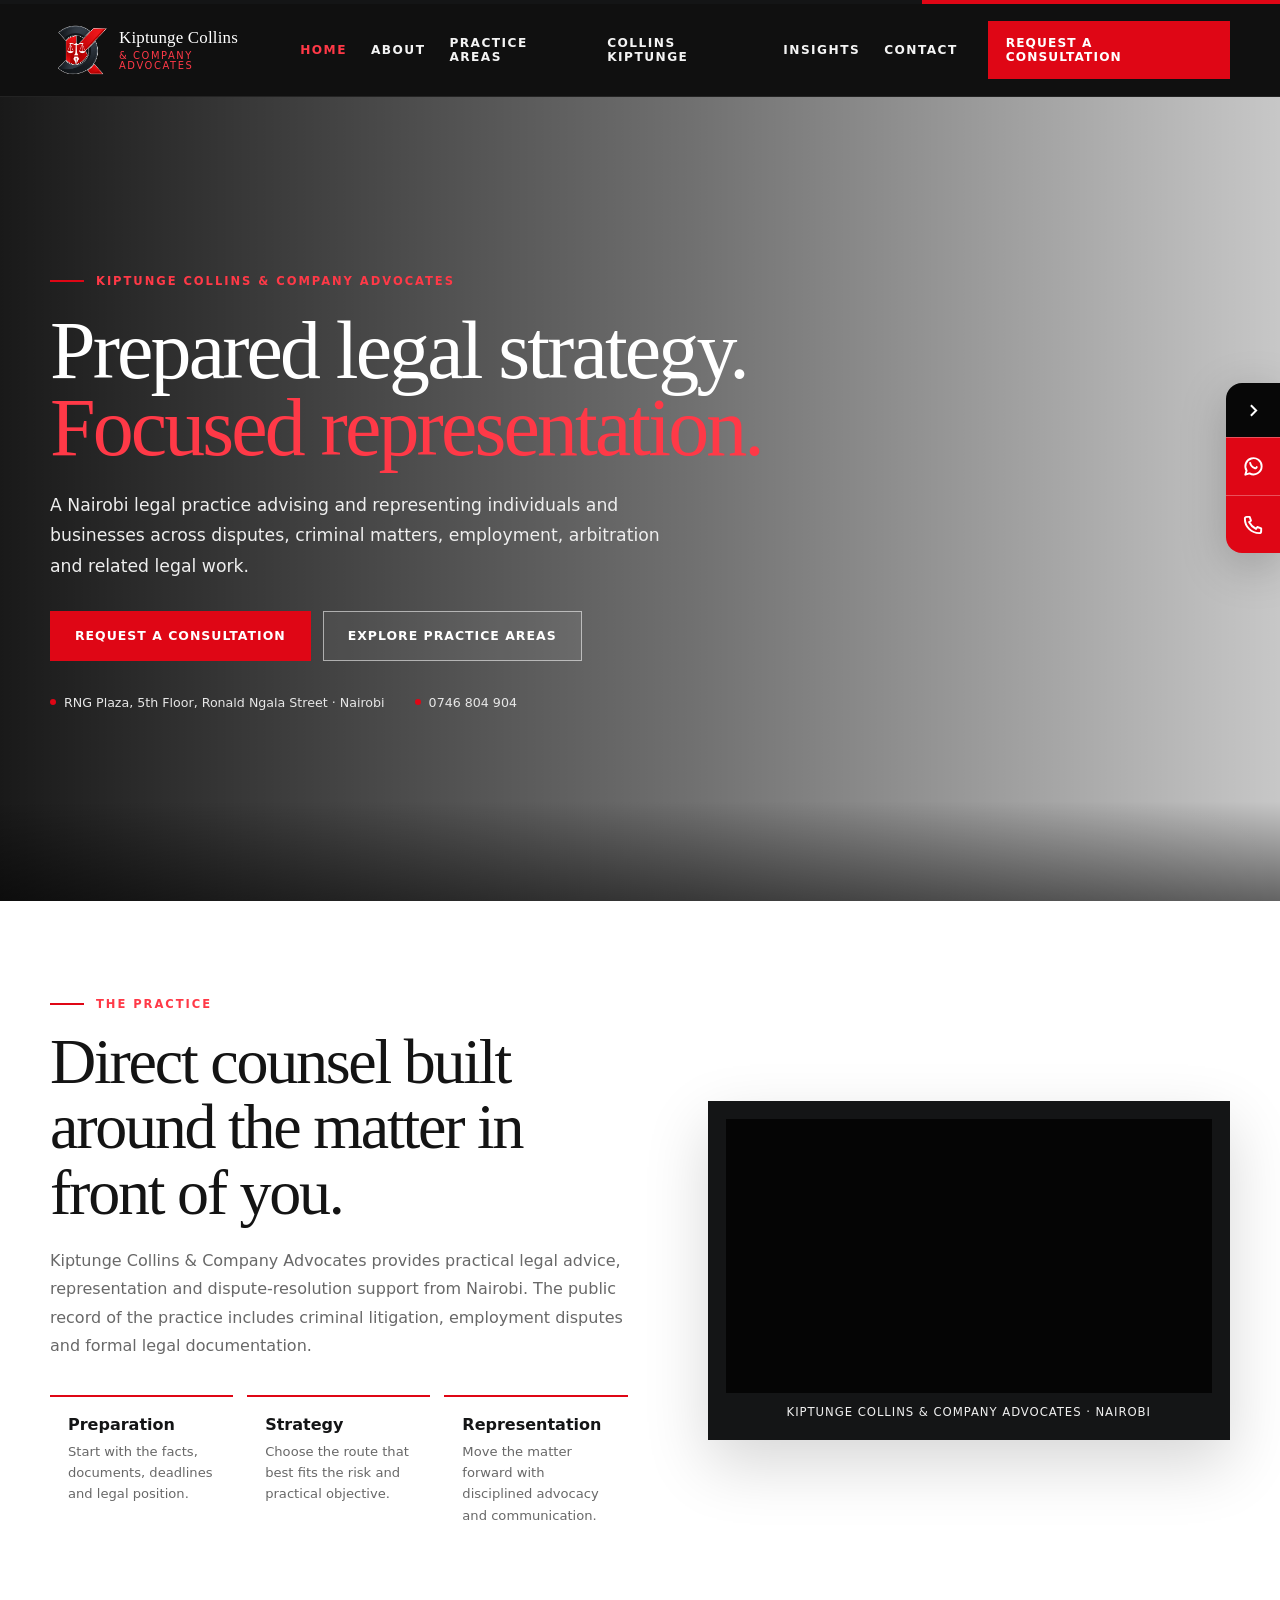
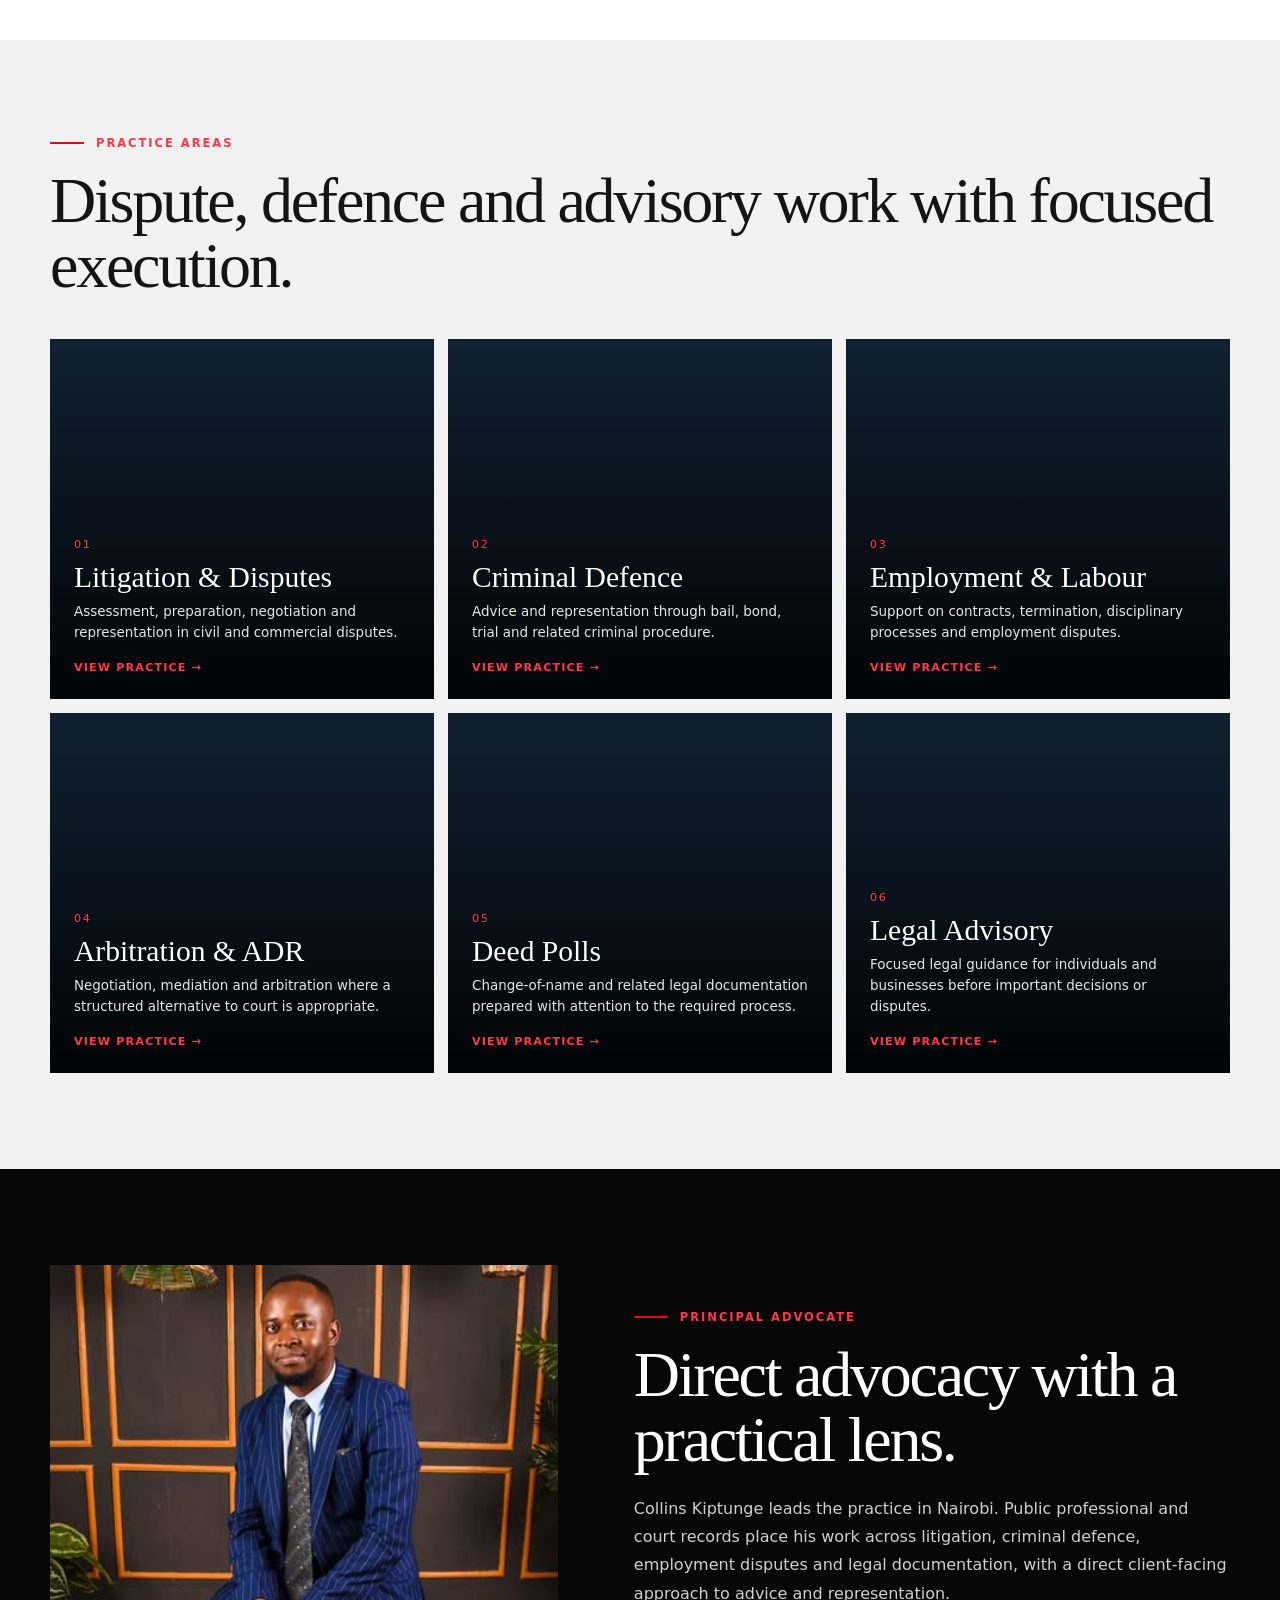
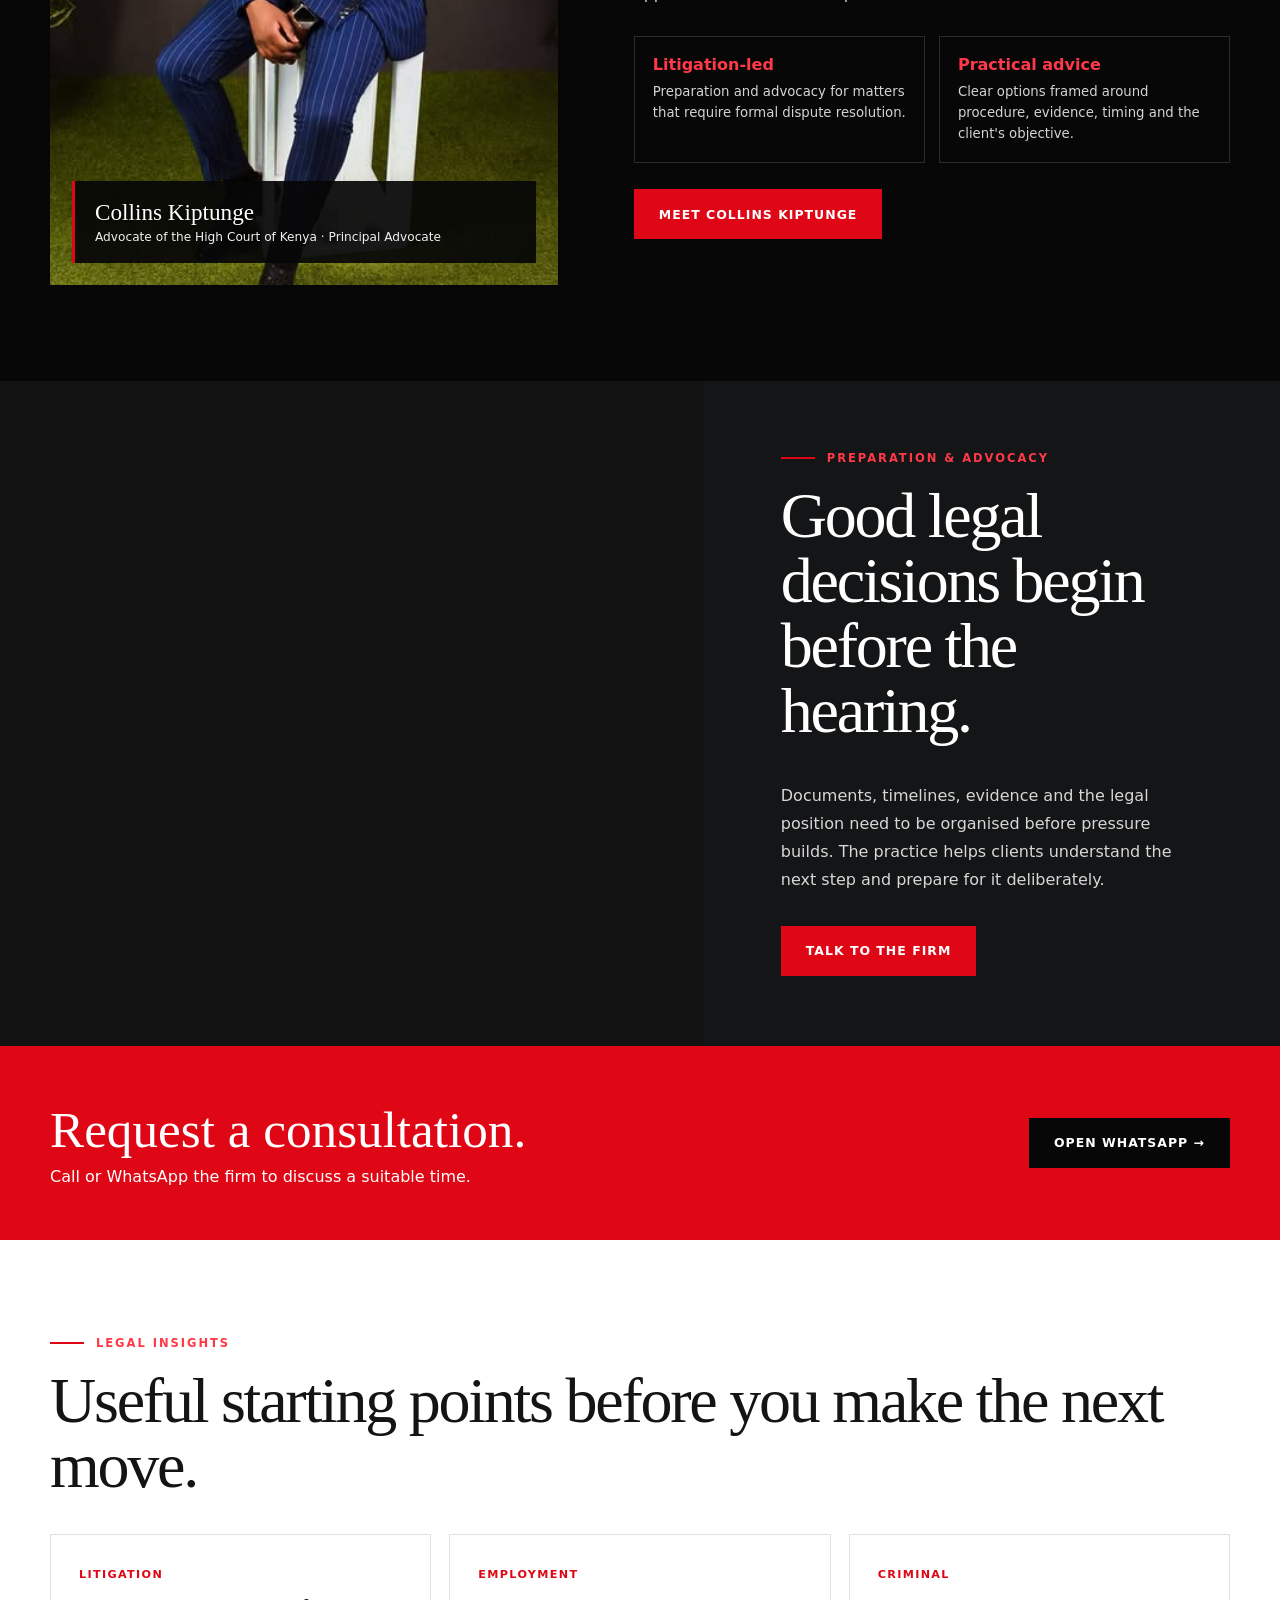
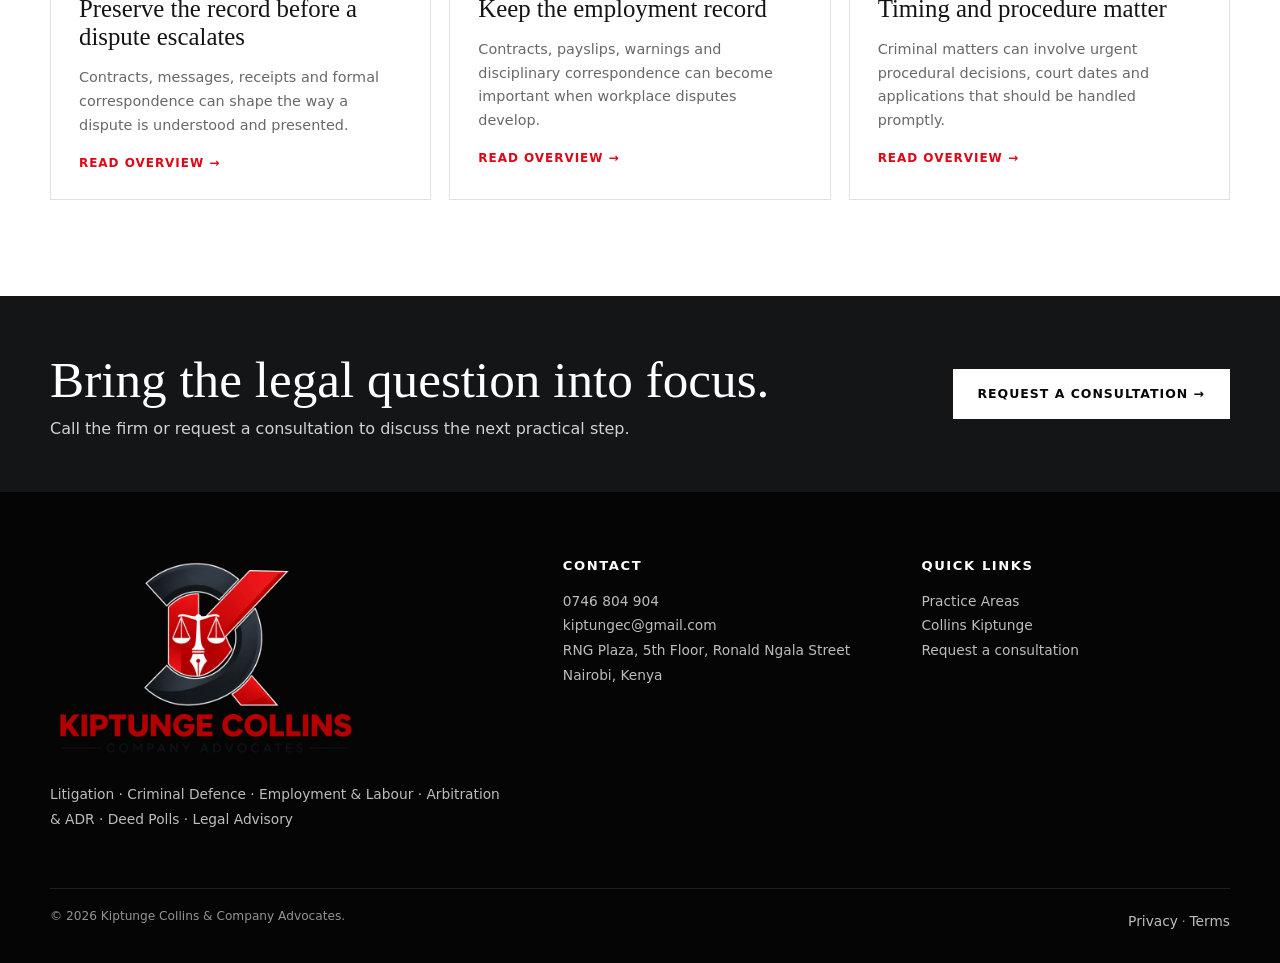
<file: index.html>
<!doctype html><html lang="en-KE"><head><meta charset="utf-8"><meta name="viewport" content="width=device-width,initial-scale=1,viewport-fit=cover"><title>Kiptunge Collins & Company Advocates | Nairobi</title><meta name="description" content="Kiptunge Collins & Company Advocates provides litigation, criminal defence, employment, arbitration and legal advisory services in Nairobi, Kenya."><link rel="canonical" href="https://kiptunge-collins-advocates.vercel.app/"><meta name="theme-color" content="#070707"><meta property="og:type" content="website"><meta property="og:title" content="Kiptunge Collins & Company Advocates | Nairobi"><meta property="og:description" content="Kiptunge Collins & Company Advocates provides litigation, criminal defence, employment, arbitration and legal advisory services in Nairobi, Kenya."><meta property="og:url" content="https://kiptunge-collins-advocates.vercel.app/"><meta property="og:image" content="https://kiptunge-collins-advocates.vercel.app/images/kiptunge-collins-social-card.jpg"><meta name="twitter:card" content="summary_large_image"><link rel="manifest" href="/site.webmanifest"><link rel="icon" href="/images/icon-192.png"><link rel="stylesheet" href="/assets/css/site.css?v=5"><script type="application/ld+json">{"@context": "https://schema.org", "@type": "LegalService", "name": "Kiptunge Collins & Company Advocates", "address": {"@type": "PostalAddress", "streetAddress": "RNG Plaza, 5th Floor, Ronald Ngala Street", "addressLocality": "Nairobi", "addressCountry": "KE"}, "telephone": "+254746804904", "email": "kiptungec@gmail.com", "url": "https://kiptunge-collins-advocates.vercel.app", "areaServed": "Kenya"}</script></head><body><div class="topline"></div><header class="site-header"><div class="container nav"><a class="brand" href="/" aria-label="Kiptunge Collins & Company Advocates home"><img class="brand-mark" src="/images/monogram.png" alt=""><span class="brand-name"><b>Kiptunge Collins</b><small>& Company Advocates</small></span></a><nav class="nav-links" aria-label="Primary navigation"><a class="active" href="/">Home</a><a class="" href="/about/">About</a><a class="" href="/practice-areas/">Practice Areas</a><a class="" href="/managing-partner/">Collins Kiptunge</a><a class="" href="/insights/">Insights</a><a class="" href="/contact/">Contact</a></nav><a class="nav-cta" href="https://wa.me/254746804904" target="_blank" rel="noopener">Request a consultation</a><button class="menu-btn" aria-label="Open menu" aria-expanded="false"><span></span></button></div><nav class="mobile-nav" aria-label="Mobile navigation"><a href="/">Home</a><a href="/about/">About</a><a href="/practice-areas/">Practice Areas</a><a href="/managing-partner/">Collins Kiptunge</a><a href="/insights/">Insights</a><a href="/contact/">Contact</a><a href="https://wa.me/254746804904" target="_blank" rel="noopener">Request a consultation</a></nav></header><main><section class="hero"><div class="container"><div class="hero-content"><div class="eyebrow">Kiptunge Collins & Company Advocates</div><h1 class="display">Prepared legal strategy.<br><span>Focused representation.</span></h1><p class="lead">A Nairobi legal practice advising and representing individuals and businesses across disputes, criminal matters, employment, arbitration and related legal work.</p><div class="hero-actions"><a class="btn btn-gold" href="https://wa.me/254746804904" target="_blank" rel="noopener">Request a consultation</a><a class="btn btn-ghost" href="/practice-areas/">Explore practice areas</a></div><div class="hero-meta"><span><i></i>RNG Plaza, 5th Floor, Ronald Ngala Street · Nairobi</span><span><i></i>0746 804 904</span></div></div></div></section>
<section class="section"><div class="container intro-grid"><div><div class="eyebrow">The practice</div><h2 class="section-title">Direct counsel built around the matter in front of you.</h2><p class="section-copy">Kiptunge Collins & Company Advocates provides practical legal advice, representation and dispute-resolution support from Nairobi. The public record of the practice includes criminal litigation, employment disputes and formal legal documentation.</p><div class="values"><div class="value"><b>Preparation</b><span>Start with the facts, documents, deadlines and legal position.</span></div><div class="value"><b>Strategy</b><span>Choose the route that best fits the risk and practical objective.</span></div><div class="value"><b>Representation</b><span>Move the matter forward with disciplined advocacy and communication.</span></div></div></div><div class="logo-animation"><video src="/assets/media/kiptunge-logo-intro.mp4" autoplay muted loop playsinline preload="metadata" aria-label="Animated Kiptunge Collins & Company Advocates logo"></video><small>KIPTUNGE COLLINS & COMPANY ADVOCATES · NAIROBI</small></div></div></section>
<section class="section practice-section"><div class="container"><div class="eyebrow">Practice areas</div><h2 class="section-title">Dispute, defence and advisory work with focused execution.</h2><div class="practice-grid">
<a class="practice-card" style="--image:url('https://images.unsplash.com/photo-1589829545856-d10d557cf95f?auto=format&fit=crop&w=1400&q=82')" href="/practice-areas/#litigation"><div class="practice-content"><span class="practice-number">01</span><h3>Litigation & Disputes</h3><p>Assessment, preparation, negotiation and representation in civil and commercial disputes.</p><span class="practice-link">View practice →</span></div></a>
<a class="practice-card" style="--image:url('https://images.unsplash.com/photo-1453873531674-2151bcd01707?auto=format&fit=crop&w=1400&q=82')" href="/practice-areas/#criminal"><div class="practice-content"><span class="practice-number">02</span><h3>Criminal Defence</h3><p>Advice and representation through bail, bond, trial and related criminal procedure.</p><span class="practice-link">View practice →</span></div></a>
<a class="practice-card" style="--image:url('https://images.unsplash.com/photo-1521791136064-7986c2920216?auto=format&fit=crop&w=1400&q=82')" href="/practice-areas/#employment"><div class="practice-content"><span class="practice-number">03</span><h3>Employment & Labour</h3><p>Support on contracts, termination, disciplinary processes and employment disputes.</p><span class="practice-link">View practice →</span></div></a>
<a class="practice-card" style="--image:url('https://images.unsplash.com/photo-1528740561666-dc2479dc08ab?auto=format&fit=crop&w=1400&q=82')" href="/practice-areas/#adr"><div class="practice-content"><span class="practice-number">04</span><h3>Arbitration & ADR</h3><p>Negotiation, mediation and arbitration where a structured alternative to court is appropriate.</p><span class="practice-link">View practice →</span></div></a>
<a class="practice-card" style="--image:url('https://images.unsplash.com/photo-1450101499163-c8848c66ca85?auto=format&fit=crop&w=1400&q=82')" href="/practice-areas/#deed-polls"><div class="practice-content"><span class="practice-number">05</span><h3>Deed Polls</h3><p>Change-of-name and related legal documentation prepared with attention to the required process.</p><span class="practice-link">View practice →</span></div></a>
<a class="practice-card" style="--image:url('https://images.unsplash.com/photo-1497366811353-6870744d04b2?auto=format&fit=crop&w=1400&q=82')" href="/practice-areas/#advisory"><div class="practice-content"><span class="practice-number">06</span><h3>Legal Advisory</h3><p>Focused legal guidance for individuals and businesses before important decisions or disputes.</p><span class="practice-link">View practice →</span></div></a>
</div></div></section>
<section class="section partner-section"><div class="container partner-grid"><div class="partner-visual"><div class="partner-badge"><strong>Collins Kiptunge</strong><span>Advocate of the High Court of Kenya · Principal Advocate</span></div></div><div><div class="eyebrow">Principal Advocate</div><h2 class="section-title">Direct advocacy with a practical lens.</h2><p class="section-copy">Collins Kiptunge leads the practice in Nairobi. Public professional and court records place his work across litigation, criminal defence, employment disputes and legal documentation, with a direct client-facing approach to advice and representation.</p><div class="partner-points"><div class="partner-point"><b>Litigation-led</b><span>Preparation and advocacy for matters that require formal dispute resolution.</span></div><div class="partner-point"><b>Practical advice</b><span>Clear options framed around procedure, evidence, timing and the client's objective.</span></div></div><div style="margin-top:26px"><a class="btn btn-gold" href="/managing-partner/">Meet Collins Kiptunge</a></div></div></div></section>
<section class="image-band"><div class="photo kiptunge-band"></div><div class="copy"><div class="eyebrow">Preparation & advocacy</div><h2 class="section-title">Good legal decisions begin before the hearing.</h2><p>Documents, timelines, evidence and the legal position need to be organised before pressure builds. The practice helps clients understand the next step and prepare for it deliberately.</p><a class="btn btn-gold" style="align-self:flex-start;margin-top:16px" href="/contact/">Talk to the firm</a></div></section>
<section class="booking-band"><div class="container"><div><h2>Request a consultation.</h2><p>Call or WhatsApp the firm to discuss a suitable time.</p></div><a class="btn btn-navy" href="https://wa.me/254746804904" target="_blank" rel="noopener">Open WhatsApp →</a></div></section>
<section class="section"><div class="container"><div class="eyebrow">Legal insights</div><h2 class="section-title">Useful starting points before you make the next move.</h2><div class="insight-grid"><article class="insight-card"><span class="tag">Litigation</span><h3>Preserve the record before a dispute escalates</h3><p>Contracts, messages, receipts and formal correspondence can shape the way a dispute is understood and presented.</p><a href="/insights/#litigation">Read overview →</a></article><article class="insight-card"><span class="tag">Employment</span><h3>Keep the employment record</h3><p>Contracts, payslips, warnings and disciplinary correspondence can become important when workplace disputes develop.</p><a href="/insights/#employment">Read overview →</a></article><article class="insight-card"><span class="tag">Criminal</span><h3>Timing and procedure matter</h3><p>Criminal matters can involve urgent procedural decisions, court dates and applications that should be handled promptly.</p><a href="/insights/#criminal">Read overview →</a></article></div></div></section></main><aside class="contact-rail" aria-label="Quick contact"><button class="rail-toggle" aria-label="Expand or collapse quick contact"><svg viewBox="0 0 24 24"><path d="M9 18l6-6-6-6"/></svg></button><div class="rail-actions"><a href="https://wa.me/254746804904" target="_blank" rel="noopener" aria-label="WhatsApp Kiptunge Collins & Company Advocates"><svg viewBox="0 0 24 24"><path d="M20.5 11.8a8.5 8.5 0 0 1-12.6 7.4L3.5 20.5l1.3-4.2a8.5 8.5 0 1 1 15.7-4.5Z"/><path d="M8.5 8.2c.4 2.4 2.2 4.5 4.8 5.6.9.4 1.7-.3 2.1-1.2"/></svg></a><a href="tel:+254746804904" aria-label="Call Kiptunge Collins & Company Advocates"><svg viewBox="0 0 24 24"><path d="M5 4h3l1.4 4-2 1.4a16 16 0 0 0 7.2 7.2l1.4-2L20 16v3c0 1.1-.9 2-2 2C9.7 21 3 14.3 3 6c0-1.1.9-2 2-2Z"/></svg></a></div></aside><section class="cta-strip"><div class="container"><div><h2>Bring the legal question into focus.</h2><p>Call the firm or request a consultation to discuss the next practical step.</p></div><a class="btn btn-light" href="https://wa.me/254746804904" target="_blank" rel="noopener">Request a consultation →</a></div></section><footer class="footer"><div class="container"><div class="footer-grid"><div><div class="footer-brand"><img src="/images/logo-transparent.png" alt="Kiptunge Collins & Company Advocates"></div><p>Litigation · Criminal Defence · Employment & Labour · Arbitration & ADR · Deed Polls · Legal Advisory</p></div><div><h4>Contact</h4><p><a href="tel:+254746804904">0746 804 904</a><br><a href="mailto:kiptungec@gmail.com">kiptungec@gmail.com</a><br>RNG Plaza, 5th Floor, Ronald Ngala Street<br>Nairobi, Kenya</p></div><div><h4>Quick links</h4><p><a href="/practice-areas/">Practice Areas</a><br><a href="/managing-partner/">Collins Kiptunge</a><br><a href="https://wa.me/254746804904" target="_blank" rel="noopener">Request a consultation</a></p></div></div><div class="footer-bottom"><span>© 2026 Kiptunge Collins & Company Advocates.</span><span><a href="/privacy/">Privacy</a> · <a href="/terms/">Terms</a></span></div></div></footer><script src="/assets/js/site.js?v=5" defer></script></body></html>
</file>
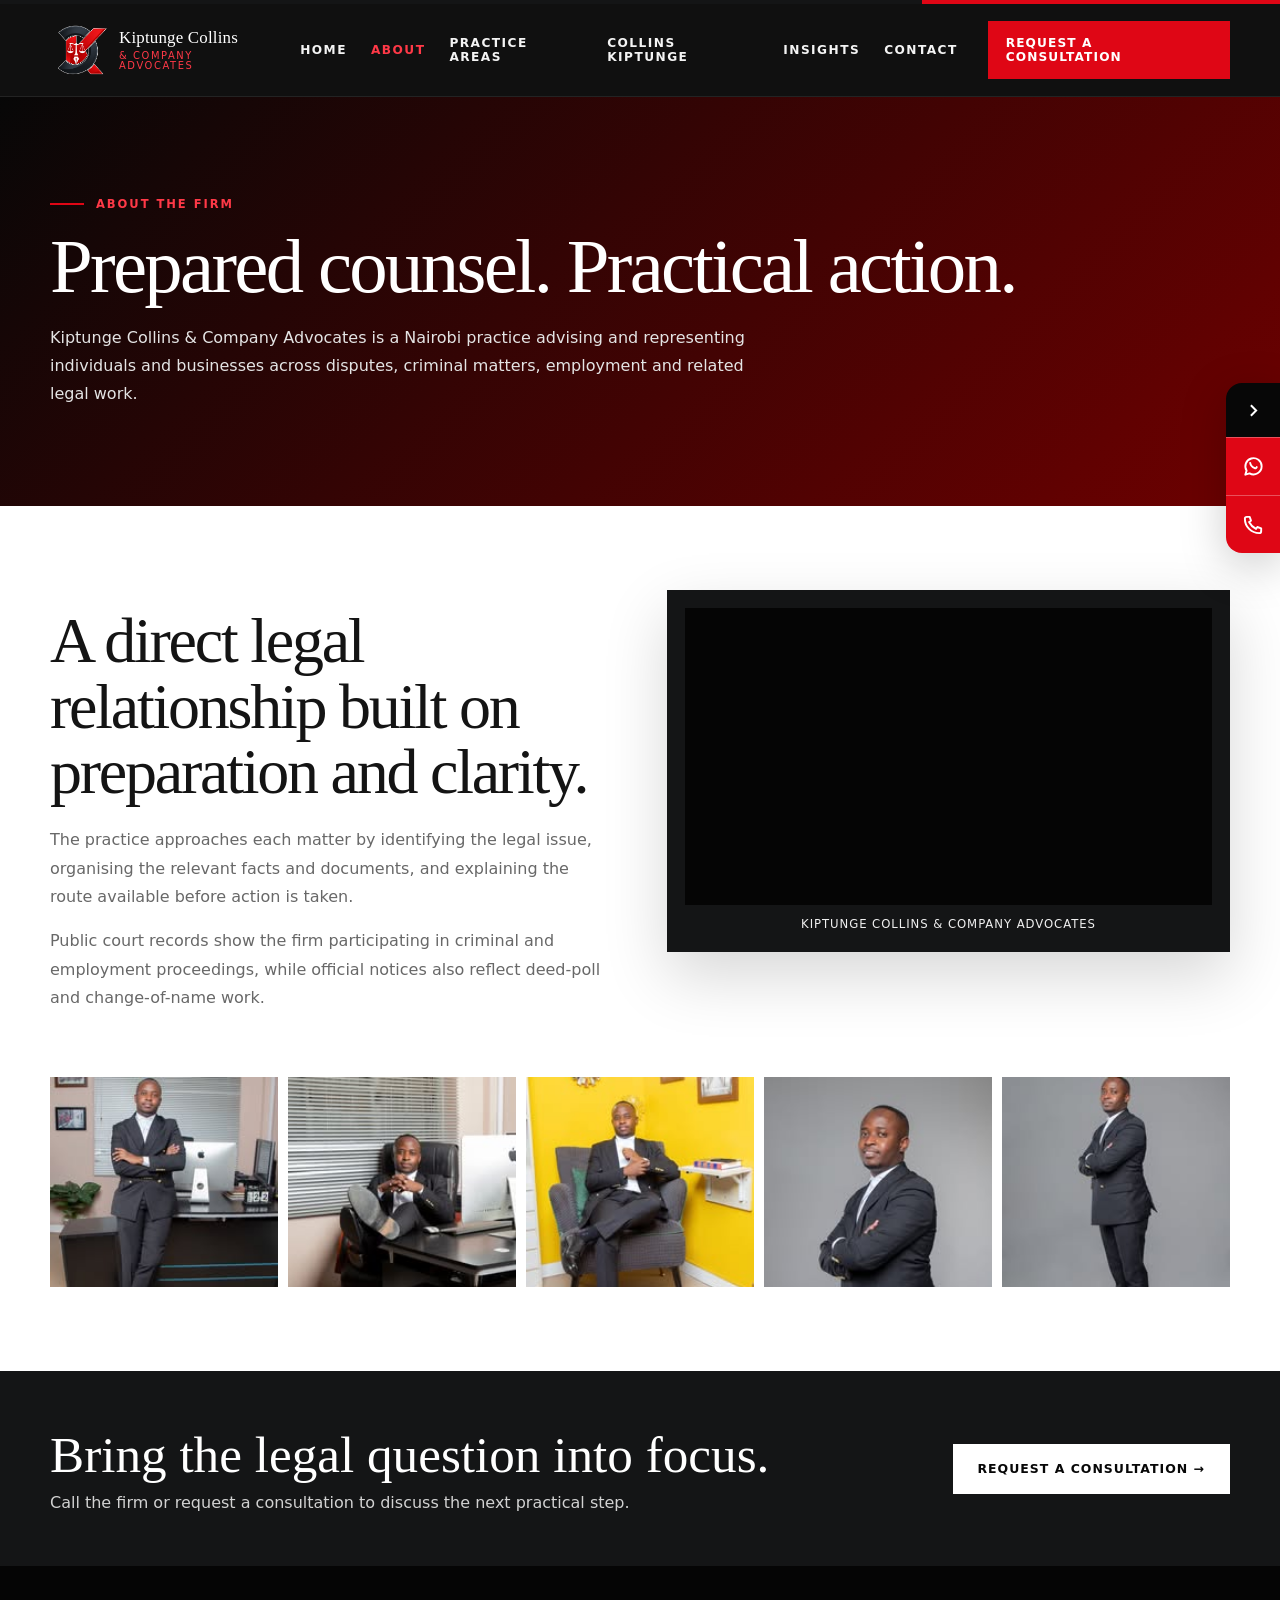
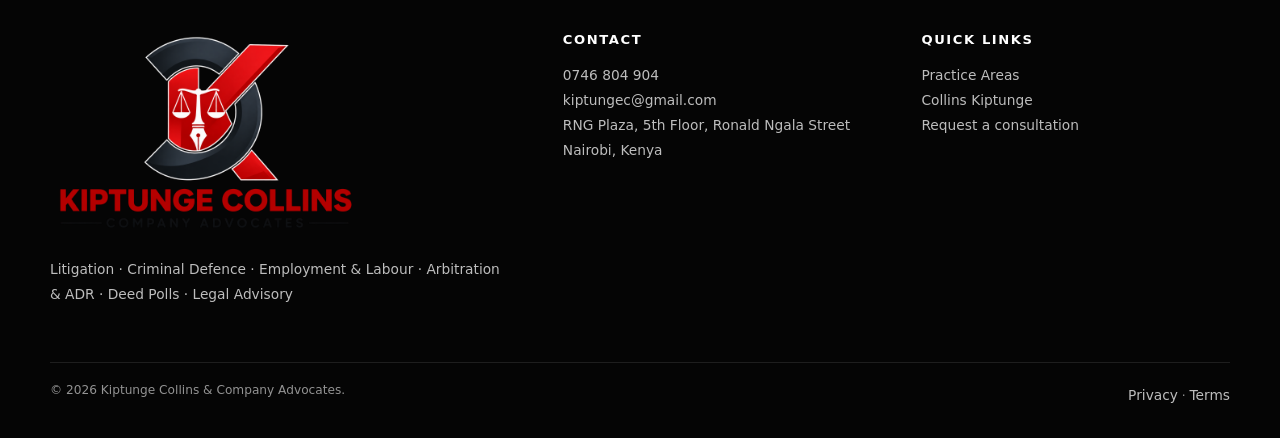
<file: about/index.html>
<!doctype html><html lang="en-KE"><head><meta charset="utf-8"><meta name="viewport" content="width=device-width,initial-scale=1,viewport-fit=cover"><title>About | Kiptunge Collins & Company Advocates</title><meta name="description" content="Learn about Kiptunge Collins & Company Advocates, a Nairobi legal practice."><link rel="canonical" href="https://kiptunge-collins-advocates.vercel.app/about/"><meta name="theme-color" content="#070707"><meta property="og:type" content="website"><meta property="og:title" content="About | Kiptunge Collins & Company Advocates"><meta property="og:description" content="Learn about Kiptunge Collins & Company Advocates, a Nairobi legal practice."><meta property="og:url" content="https://kiptunge-collins-advocates.vercel.app/about/"><meta property="og:image" content="https://kiptunge-collins-advocates.vercel.app/images/kiptunge-collins-social-card.jpg"><meta name="twitter:card" content="summary_large_image"><link rel="manifest" href="/site.webmanifest"><link rel="icon" href="/images/icon-192.png"><link rel="stylesheet" href="/assets/css/site.css?v=5"><script type="application/ld+json">{"@context": "https://schema.org", "@type": "LegalService", "name": "Kiptunge Collins & Company Advocates", "address": {"@type": "PostalAddress", "streetAddress": "RNG Plaza, 5th Floor, Ronald Ngala Street", "addressLocality": "Nairobi", "addressCountry": "KE"}, "telephone": "+254746804904", "email": "kiptungec@gmail.com", "url": "https://kiptunge-collins-advocates.vercel.app", "areaServed": "Kenya"}</script></head><body><div class="topline"></div><header class="site-header"><div class="container nav"><a class="brand" href="/" aria-label="Kiptunge Collins & Company Advocates home"><img class="brand-mark" src="/images/monogram.png" alt=""><span class="brand-name"><b>Kiptunge Collins</b><small>& Company Advocates</small></span></a><nav class="nav-links" aria-label="Primary navigation"><a class="" href="/">Home</a><a class="active" href="/about/">About</a><a class="" href="/practice-areas/">Practice Areas</a><a class="" href="/managing-partner/">Collins Kiptunge</a><a class="" href="/insights/">Insights</a><a class="" href="/contact/">Contact</a></nav><a class="nav-cta" href="https://wa.me/254746804904" target="_blank" rel="noopener">Request a consultation</a><button class="menu-btn" aria-label="Open menu" aria-expanded="false"><span></span></button></div><nav class="mobile-nav" aria-label="Mobile navigation"><a href="/">Home</a><a href="/about/">About</a><a href="/practice-areas/">Practice Areas</a><a href="/managing-partner/">Collins Kiptunge</a><a href="/insights/">Insights</a><a href="/contact/">Contact</a><a href="https://wa.me/254746804904" target="_blank" rel="noopener">Request a consultation</a></nav></header><main><section class="page-hero"><div class="container"><div class="eyebrow">About the firm</div><h1 class="page-title">Prepared counsel. Practical action.</h1><p>Kiptunge Collins & Company Advocates is a Nairobi practice advising and representing individuals and businesses across disputes, criminal matters, employment and related legal work.</p></div></section><section class="page-main"><div class="container two-col"><div><h2 class="section-title">A direct legal relationship built on preparation and clarity.</h2><p class="section-copy">The practice approaches each matter by identifying the legal issue, organising the relevant facts and documents, and explaining the route available before action is taken.</p><p class="section-copy">Public court records show the firm participating in criminal and employment proceedings, while official notices also reflect deed-poll and change-of-name work.</p></div><div class="logo-animation"><video src="/assets/media/kiptunge-logo-intro.mp4" autoplay muted loop playsinline preload="metadata"></video><small>KIPTUNGE COLLINS & COMPANY ADVOCATES</small></div></div><div class="container profile-gallery compact-gallery"><img src="/assets/media/kiptunge-office-standing.jpg" alt="Collins Kiptunge in his office"><img src="/assets/media/kiptunge-office-desk.jpg" alt="Collins Kiptunge at his desk"><img src="/assets/media/kiptunge-yellow-chair.jpg" alt="Collins Kiptunge seated in the office"><img src="/assets/media/kiptunge-grey-headshot.jpg" alt="Collins Kiptunge professional portrait"><img src="/assets/media/kiptunge-grey-full.jpg" alt="Collins Kiptunge full-length portrait"></div></section></main><aside class="contact-rail" aria-label="Quick contact"><button class="rail-toggle" aria-label="Expand or collapse quick contact"><svg viewBox="0 0 24 24"><path d="M9 18l6-6-6-6"/></svg></button><div class="rail-actions"><a href="https://wa.me/254746804904" target="_blank" rel="noopener" aria-label="WhatsApp Kiptunge Collins & Company Advocates"><svg viewBox="0 0 24 24"><path d="M20.5 11.8a8.5 8.5 0 0 1-12.6 7.4L3.5 20.5l1.3-4.2a8.5 8.5 0 1 1 15.7-4.5Z"/><path d="M8.5 8.2c.4 2.4 2.2 4.5 4.8 5.6.9.4 1.7-.3 2.1-1.2"/></svg></a><a href="tel:+254746804904" aria-label="Call Kiptunge Collins & Company Advocates"><svg viewBox="0 0 24 24"><path d="M5 4h3l1.4 4-2 1.4a16 16 0 0 0 7.2 7.2l1.4-2L20 16v3c0 1.1-.9 2-2 2C9.7 21 3 14.3 3 6c0-1.1.9-2 2-2Z"/></svg></a></div></aside><section class="cta-strip"><div class="container"><div><h2>Bring the legal question into focus.</h2><p>Call the firm or request a consultation to discuss the next practical step.</p></div><a class="btn btn-light" href="https://wa.me/254746804904" target="_blank" rel="noopener">Request a consultation →</a></div></section><footer class="footer"><div class="container"><div class="footer-grid"><div><div class="footer-brand"><img src="/images/logo-transparent.png" alt="Kiptunge Collins & Company Advocates"></div><p>Litigation · Criminal Defence · Employment & Labour · Arbitration & ADR · Deed Polls · Legal Advisory</p></div><div><h4>Contact</h4><p><a href="tel:+254746804904">0746 804 904</a><br><a href="mailto:kiptungec@gmail.com">kiptungec@gmail.com</a><br>RNG Plaza, 5th Floor, Ronald Ngala Street<br>Nairobi, Kenya</p></div><div><h4>Quick links</h4><p><a href="/practice-areas/">Practice Areas</a><br><a href="/managing-partner/">Collins Kiptunge</a><br><a href="https://wa.me/254746804904" target="_blank" rel="noopener">Request a consultation</a></p></div></div><div class="footer-bottom"><span>© 2026 Kiptunge Collins & Company Advocates.</span><span><a href="/privacy/">Privacy</a> · <a href="/terms/">Terms</a></span></div></div></footer><script src="/assets/js/site.js?v=5" defer></script></body></html>
</file>
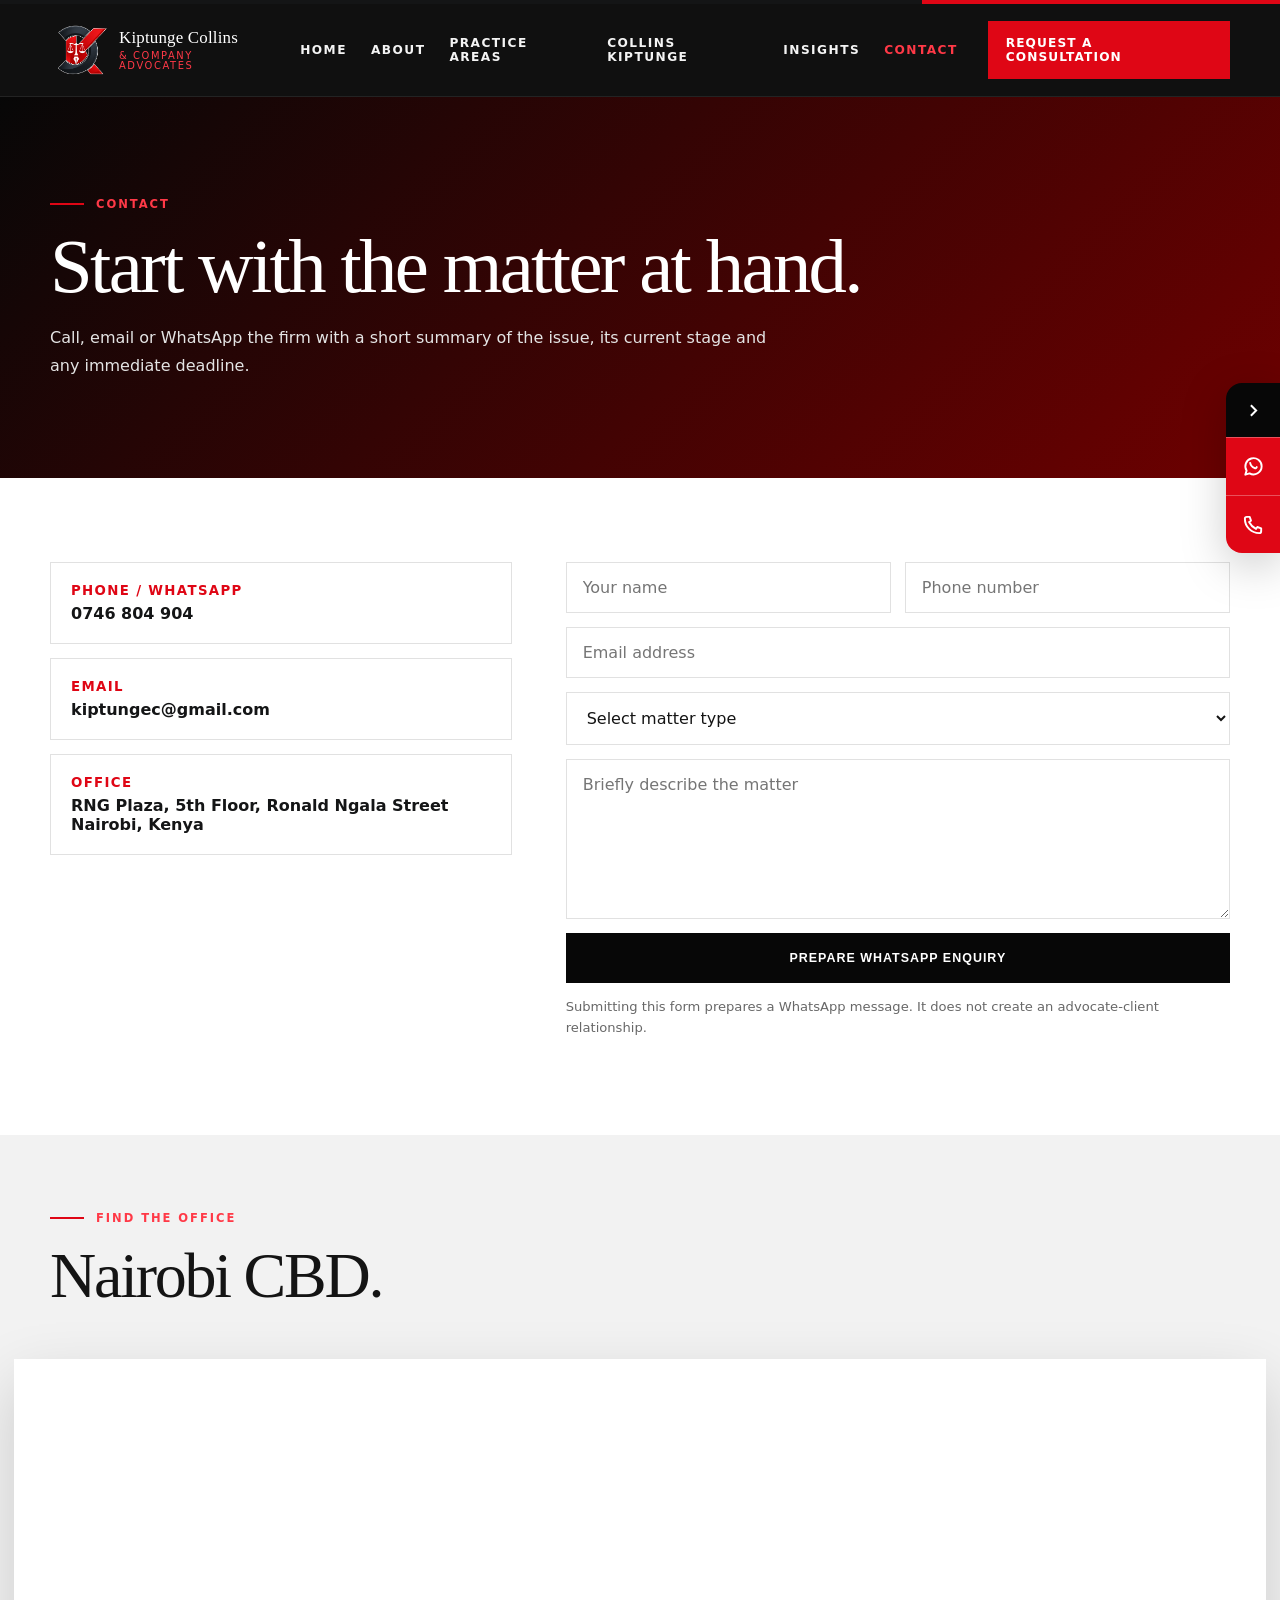
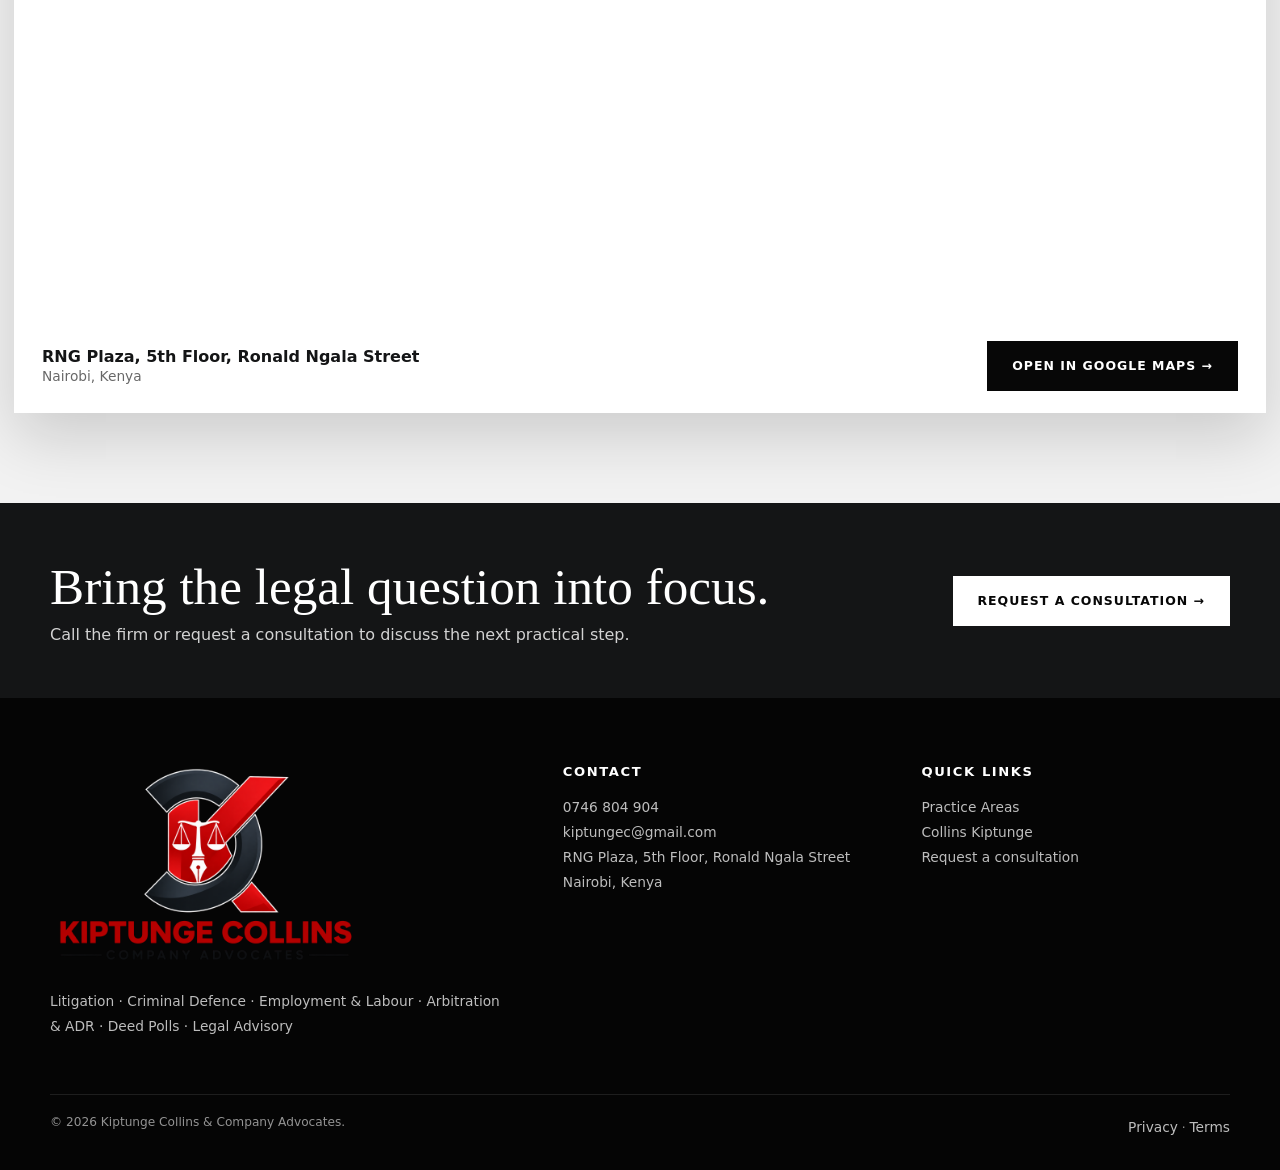
<file: contact/index.html>
<!doctype html><html lang="en-KE"><head><meta charset="utf-8"><meta name="viewport" content="width=device-width,initial-scale=1,viewport-fit=cover"><title>Contact | Kiptunge Collins & Company Advocates</title><meta name="description" content="Contact Kiptunge Collins & Company Advocates in Nairobi by phone, WhatsApp or email."><link rel="canonical" href="https://kiptunge-collins-advocates.vercel.app/contact/"><meta name="theme-color" content="#070707"><meta property="og:type" content="website"><meta property="og:title" content="Contact | Kiptunge Collins & Company Advocates"><meta property="og:description" content="Contact Kiptunge Collins & Company Advocates in Nairobi by phone, WhatsApp or email."><meta property="og:url" content="https://kiptunge-collins-advocates.vercel.app/contact/"><meta property="og:image" content="https://kiptunge-collins-advocates.vercel.app/images/kiptunge-collins-social-card.jpg"><meta name="twitter:card" content="summary_large_image"><link rel="manifest" href="/site.webmanifest"><link rel="icon" href="/images/icon-192.png"><link rel="stylesheet" href="/assets/css/site.css?v=5"><script type="application/ld+json">{"@context": "https://schema.org", "@type": "LegalService", "name": "Kiptunge Collins & Company Advocates", "address": {"@type": "PostalAddress", "streetAddress": "RNG Plaza, 5th Floor, Ronald Ngala Street", "addressLocality": "Nairobi", "addressCountry": "KE"}, "telephone": "+254746804904", "email": "kiptungec@gmail.com", "url": "https://kiptunge-collins-advocates.vercel.app", "areaServed": "Kenya"}</script></head><body><div class="topline"></div><header class="site-header"><div class="container nav"><a class="brand" href="/" aria-label="Kiptunge Collins & Company Advocates home"><img class="brand-mark" src="/images/monogram.png" alt=""><span class="brand-name"><b>Kiptunge Collins</b><small>& Company Advocates</small></span></a><nav class="nav-links" aria-label="Primary navigation"><a class="" href="/">Home</a><a class="" href="/about/">About</a><a class="" href="/practice-areas/">Practice Areas</a><a class="" href="/managing-partner/">Collins Kiptunge</a><a class="" href="/insights/">Insights</a><a class="active" href="/contact/">Contact</a></nav><a class="nav-cta" href="https://wa.me/254746804904" target="_blank" rel="noopener">Request a consultation</a><button class="menu-btn" aria-label="Open menu" aria-expanded="false"><span></span></button></div><nav class="mobile-nav" aria-label="Mobile navigation"><a href="/">Home</a><a href="/about/">About</a><a href="/practice-areas/">Practice Areas</a><a href="/managing-partner/">Collins Kiptunge</a><a href="/insights/">Insights</a><a href="/contact/">Contact</a><a href="https://wa.me/254746804904" target="_blank" rel="noopener">Request a consultation</a></nav></header><main><section class="page-hero"><div class="container"><div class="eyebrow">Contact</div><h1 class="page-title">Start with the matter at hand.</h1><p>Call, email or WhatsApp the firm with a short summary of the issue, its current stage and any immediate deadline.</p></div></section><section class="page-main"><div class="container contact-grid"><div><div class="contact-list"><div class="contact-item"><small>Phone / WhatsApp</small><a href="tel:+254746804904">0746 804 904</a></div><div class="contact-item"><small>Email</small><a href="mailto:kiptungec@gmail.com">kiptungec@gmail.com</a></div><div class="contact-item"><small>Office</small><span>RNG Plaza, 5th Floor, Ronald Ngala Street<br>Nairobi, Kenya</span></div></div></div><div><form class="contact-form" data-contact-form><input name="name" placeholder="Your name" required><input name="phone" placeholder="Phone number"><input class="full" type="email" name="email" placeholder="Email address"><select class="full" name="matter"><option value="General legal enquiry">Select matter type</option><option>Litigation / Dispute</option><option>Criminal Defence</option><option>Employment / Labour</option><option>Arbitration / ADR</option><option>Deed Poll / Change of Name</option><option>Legal Advisory</option></select><textarea class="full" name="message" placeholder="Briefly describe the matter"></textarea><button class="btn btn-navy full" type="submit">Prepare WhatsApp enquiry</button></form><p class="small-note">Submitting this form prepares a WhatsApp message. It does not create an advocate-client relationship.</p></div></div></section><section class="map-wrap"><div class="container map-head"><div class="eyebrow">Find the office</div><h2 class="section-title">Nairobi CBD.</h2></div><div class="map-shell"><iframe title="Map to Kiptunge Collins & Company Advocates" loading="lazy" referrerpolicy="no-referrer-when-downgrade" src="https://www.google.com/maps?q=RNG%20Plaza%20Ronald%20Ngala%20Street%20Nairobi%20Kenya&output=embed"></iframe><div class="map-footer"><div><strong>RNG Plaza, 5th Floor, Ronald Ngala Street</strong><span>Nairobi, Kenya</span></div><a class="btn btn-navy" target="_blank" rel="noopener" href="https://www.google.com/maps/search/?api=1&query=RNG+Plaza+Ronald+Ngala+Street+Nairobi+Kenya">Open in Google Maps →</a></div></div></section></main><aside class="contact-rail" aria-label="Quick contact"><button class="rail-toggle" aria-label="Expand or collapse quick contact"><svg viewBox="0 0 24 24"><path d="M9 18l6-6-6-6"/></svg></button><div class="rail-actions"><a href="https://wa.me/254746804904" target="_blank" rel="noopener" aria-label="WhatsApp Kiptunge Collins & Company Advocates"><svg viewBox="0 0 24 24"><path d="M20.5 11.8a8.5 8.5 0 0 1-12.6 7.4L3.5 20.5l1.3-4.2a8.5 8.5 0 1 1 15.7-4.5Z"/><path d="M8.5 8.2c.4 2.4 2.2 4.5 4.8 5.6.9.4 1.7-.3 2.1-1.2"/></svg></a><a href="tel:+254746804904" aria-label="Call Kiptunge Collins & Company Advocates"><svg viewBox="0 0 24 24"><path d="M5 4h3l1.4 4-2 1.4a16 16 0 0 0 7.2 7.2l1.4-2L20 16v3c0 1.1-.9 2-2 2C9.7 21 3 14.3 3 6c0-1.1.9-2 2-2Z"/></svg></a></div></aside><section class="cta-strip"><div class="container"><div><h2>Bring the legal question into focus.</h2><p>Call the firm or request a consultation to discuss the next practical step.</p></div><a class="btn btn-light" href="https://wa.me/254746804904" target="_blank" rel="noopener">Request a consultation →</a></div></section><footer class="footer"><div class="container"><div class="footer-grid"><div><div class="footer-brand"><img src="/images/logo-transparent.png" alt="Kiptunge Collins & Company Advocates"></div><p>Litigation · Criminal Defence · Employment & Labour · Arbitration & ADR · Deed Polls · Legal Advisory</p></div><div><h4>Contact</h4><p><a href="tel:+254746804904">0746 804 904</a><br><a href="mailto:kiptungec@gmail.com">kiptungec@gmail.com</a><br>RNG Plaza, 5th Floor, Ronald Ngala Street<br>Nairobi, Kenya</p></div><div><h4>Quick links</h4><p><a href="/practice-areas/">Practice Areas</a><br><a href="/managing-partner/">Collins Kiptunge</a><br><a href="https://wa.me/254746804904" target="_blank" rel="noopener">Request a consultation</a></p></div></div><div class="footer-bottom"><span>© 2026 Kiptunge Collins & Company Advocates.</span><span><a href="/privacy/">Privacy</a> · <a href="/terms/">Terms</a></span></div></div></footer><script src="/assets/js/site.js?v=5" defer></script></body></html>
</file>
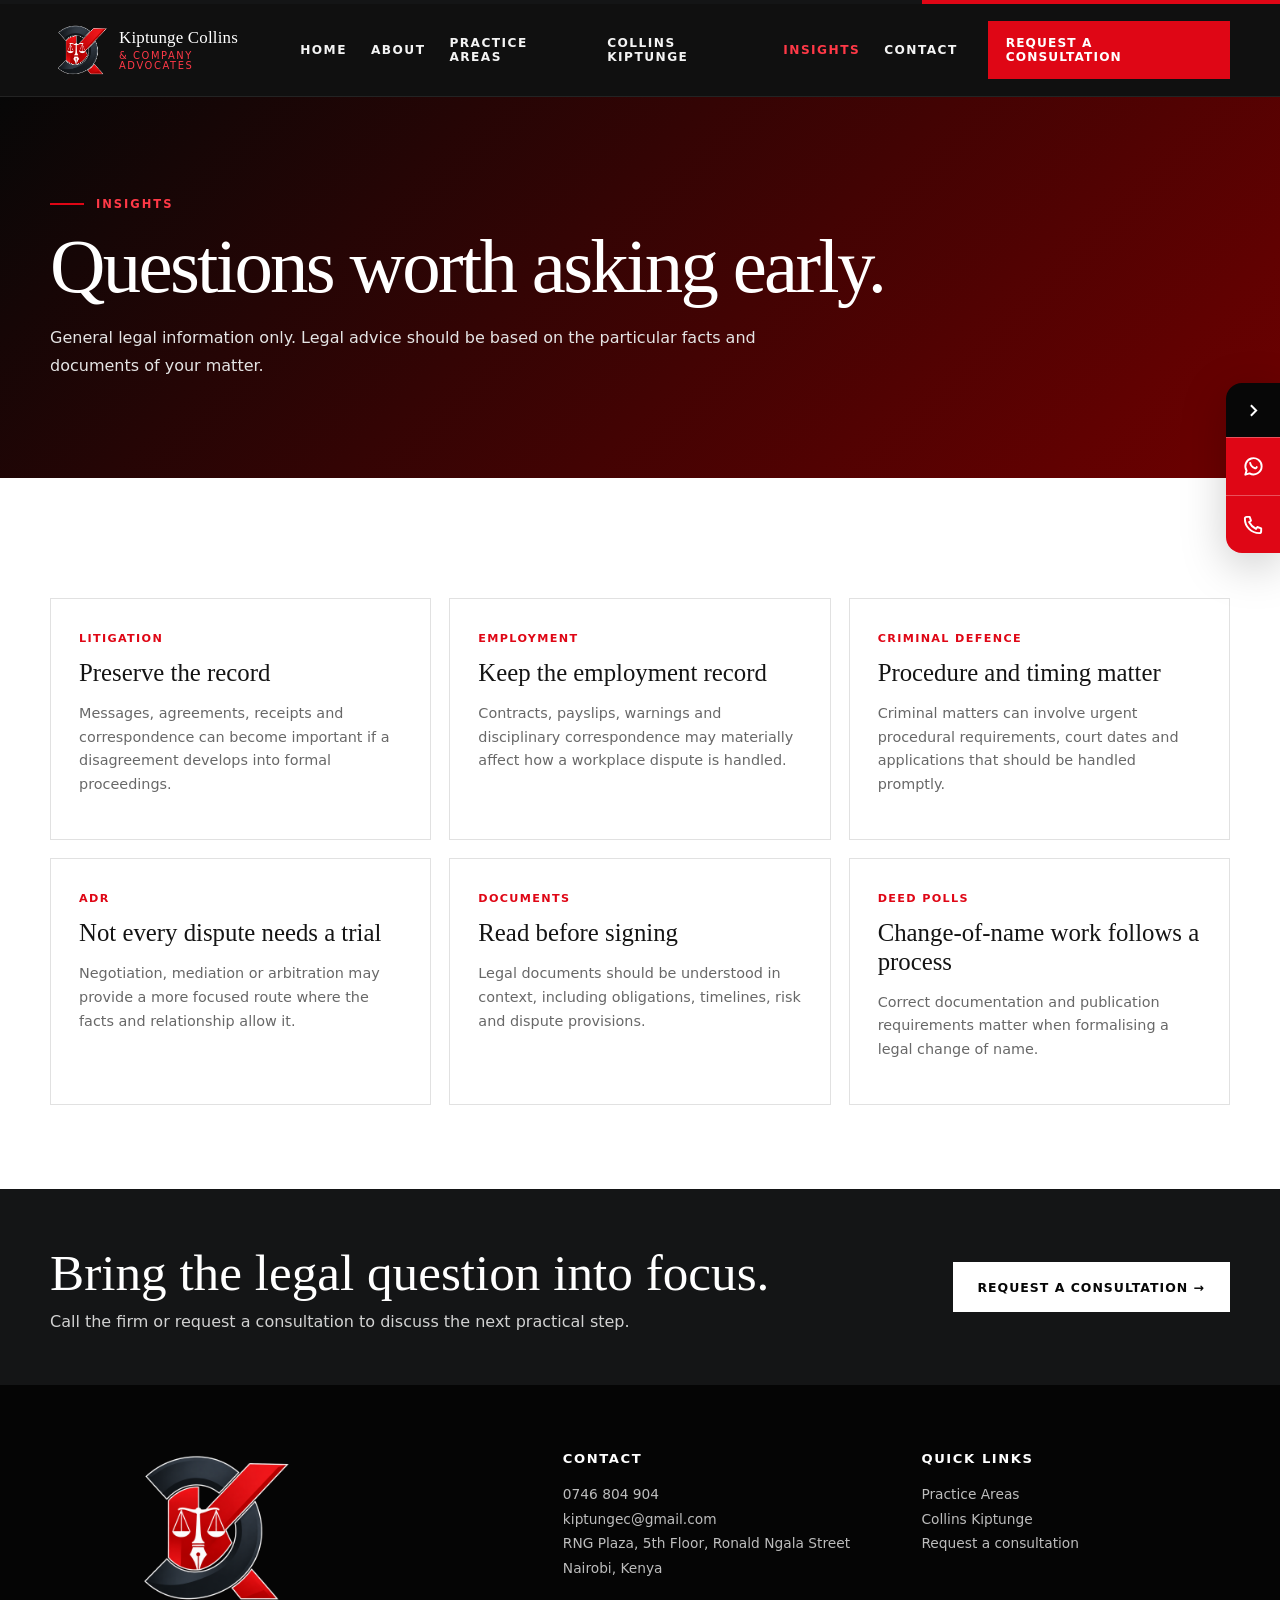
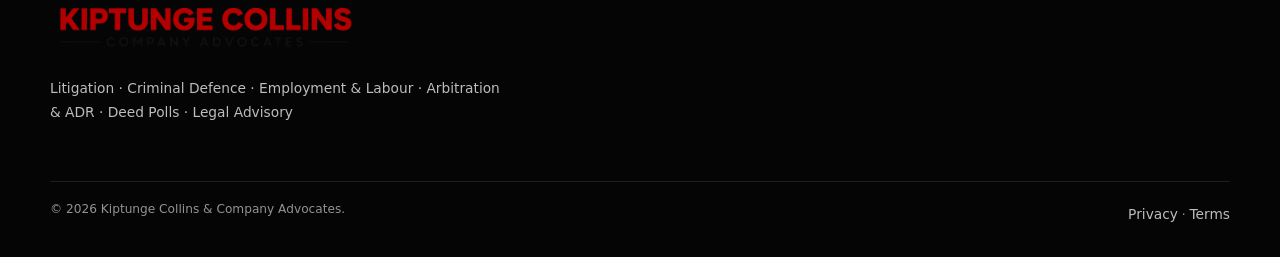
<file: insights/index.html>
<!doctype html><html lang="en-KE"><head><meta charset="utf-8"><meta name="viewport" content="width=device-width,initial-scale=1,viewport-fit=cover"><title>Insights | Kiptunge Collins & Company Advocates</title><meta name="description" content="General legal information and practical starting points from Kiptunge Collins & Company Advocates."><link rel="canonical" href="https://kiptunge-collins-advocates.vercel.app/insights/"><meta name="theme-color" content="#070707"><meta property="og:type" content="website"><meta property="og:title" content="Insights | Kiptunge Collins & Company Advocates"><meta property="og:description" content="General legal information and practical starting points from Kiptunge Collins & Company Advocates."><meta property="og:url" content="https://kiptunge-collins-advocates.vercel.app/insights/"><meta property="og:image" content="https://kiptunge-collins-advocates.vercel.app/images/kiptunge-collins-social-card.jpg"><meta name="twitter:card" content="summary_large_image"><link rel="manifest" href="/site.webmanifest"><link rel="icon" href="/images/icon-192.png"><link rel="stylesheet" href="/assets/css/site.css?v=5"><script type="application/ld+json">{"@context": "https://schema.org", "@type": "LegalService", "name": "Kiptunge Collins & Company Advocates", "address": {"@type": "PostalAddress", "streetAddress": "RNG Plaza, 5th Floor, Ronald Ngala Street", "addressLocality": "Nairobi", "addressCountry": "KE"}, "telephone": "+254746804904", "email": "kiptungec@gmail.com", "url": "https://kiptunge-collins-advocates.vercel.app", "areaServed": "Kenya"}</script></head><body><div class="topline"></div><header class="site-header"><div class="container nav"><a class="brand" href="/" aria-label="Kiptunge Collins & Company Advocates home"><img class="brand-mark" src="/images/monogram.png" alt=""><span class="brand-name"><b>Kiptunge Collins</b><small>& Company Advocates</small></span></a><nav class="nav-links" aria-label="Primary navigation"><a class="" href="/">Home</a><a class="" href="/about/">About</a><a class="" href="/practice-areas/">Practice Areas</a><a class="" href="/managing-partner/">Collins Kiptunge</a><a class="active" href="/insights/">Insights</a><a class="" href="/contact/">Contact</a></nav><a class="nav-cta" href="https://wa.me/254746804904" target="_blank" rel="noopener">Request a consultation</a><button class="menu-btn" aria-label="Open menu" aria-expanded="false"><span></span></button></div><nav class="mobile-nav" aria-label="Mobile navigation"><a href="/">Home</a><a href="/about/">About</a><a href="/practice-areas/">Practice Areas</a><a href="/managing-partner/">Collins Kiptunge</a><a href="/insights/">Insights</a><a href="/contact/">Contact</a><a href="https://wa.me/254746804904" target="_blank" rel="noopener">Request a consultation</a></nav></header><main><section class="page-hero"><div class="container"><div class="eyebrow">Insights</div><h1 class="page-title">Questions worth asking early.</h1><p>General legal information only. Legal advice should be based on the particular facts and documents of your matter.</p></div></section><section class="page-main"><div class="container"><div class="insight-grid"><article class="insight-card" id="litigation"><span class="tag">Litigation</span><h3>Preserve the record</h3><p>Messages, agreements, receipts and correspondence can become important if a disagreement develops into formal proceedings.</p></article><article class="insight-card" id="employment"><span class="tag">Employment</span><h3>Keep the employment record</h3><p>Contracts, payslips, warnings and disciplinary correspondence may materially affect how a workplace dispute is handled.</p></article><article class="insight-card" id="criminal"><span class="tag">Criminal defence</span><h3>Procedure and timing matter</h3><p>Criminal matters can involve urgent procedural requirements, court dates and applications that should be handled promptly.</p></article><article class="insight-card"><span class="tag">ADR</span><h3>Not every dispute needs a trial</h3><p>Negotiation, mediation or arbitration may provide a more focused route where the facts and relationship allow it.</p></article><article class="insight-card"><span class="tag">Documents</span><h3>Read before signing</h3><p>Legal documents should be understood in context, including obligations, timelines, risk and dispute provisions.</p></article><article class="insight-card"><span class="tag">Deed polls</span><h3>Change-of-name work follows a process</h3><p>Correct documentation and publication requirements matter when formalising a legal change of name.</p></article></div></div></section></main><aside class="contact-rail" aria-label="Quick contact"><button class="rail-toggle" aria-label="Expand or collapse quick contact"><svg viewBox="0 0 24 24"><path d="M9 18l6-6-6-6"/></svg></button><div class="rail-actions"><a href="https://wa.me/254746804904" target="_blank" rel="noopener" aria-label="WhatsApp Kiptunge Collins & Company Advocates"><svg viewBox="0 0 24 24"><path d="M20.5 11.8a8.5 8.5 0 0 1-12.6 7.4L3.5 20.5l1.3-4.2a8.5 8.5 0 1 1 15.7-4.5Z"/><path d="M8.5 8.2c.4 2.4 2.2 4.5 4.8 5.6.9.4 1.7-.3 2.1-1.2"/></svg></a><a href="tel:+254746804904" aria-label="Call Kiptunge Collins & Company Advocates"><svg viewBox="0 0 24 24"><path d="M5 4h3l1.4 4-2 1.4a16 16 0 0 0 7.2 7.2l1.4-2L20 16v3c0 1.1-.9 2-2 2C9.7 21 3 14.3 3 6c0-1.1.9-2 2-2Z"/></svg></a></div></aside><section class="cta-strip"><div class="container"><div><h2>Bring the legal question into focus.</h2><p>Call the firm or request a consultation to discuss the next practical step.</p></div><a class="btn btn-light" href="https://wa.me/254746804904" target="_blank" rel="noopener">Request a consultation →</a></div></section><footer class="footer"><div class="container"><div class="footer-grid"><div><div class="footer-brand"><img src="/images/logo-transparent.png" alt="Kiptunge Collins & Company Advocates"></div><p>Litigation · Criminal Defence · Employment & Labour · Arbitration & ADR · Deed Polls · Legal Advisory</p></div><div><h4>Contact</h4><p><a href="tel:+254746804904">0746 804 904</a><br><a href="mailto:kiptungec@gmail.com">kiptungec@gmail.com</a><br>RNG Plaza, 5th Floor, Ronald Ngala Street<br>Nairobi, Kenya</p></div><div><h4>Quick links</h4><p><a href="/practice-areas/">Practice Areas</a><br><a href="/managing-partner/">Collins Kiptunge</a><br><a href="https://wa.me/254746804904" target="_blank" rel="noopener">Request a consultation</a></p></div></div><div class="footer-bottom"><span>© 2026 Kiptunge Collins & Company Advocates.</span><span><a href="/privacy/">Privacy</a> · <a href="/terms/">Terms</a></span></div></div></footer><script src="/assets/js/site.js?v=5" defer></script></body></html>
</file>
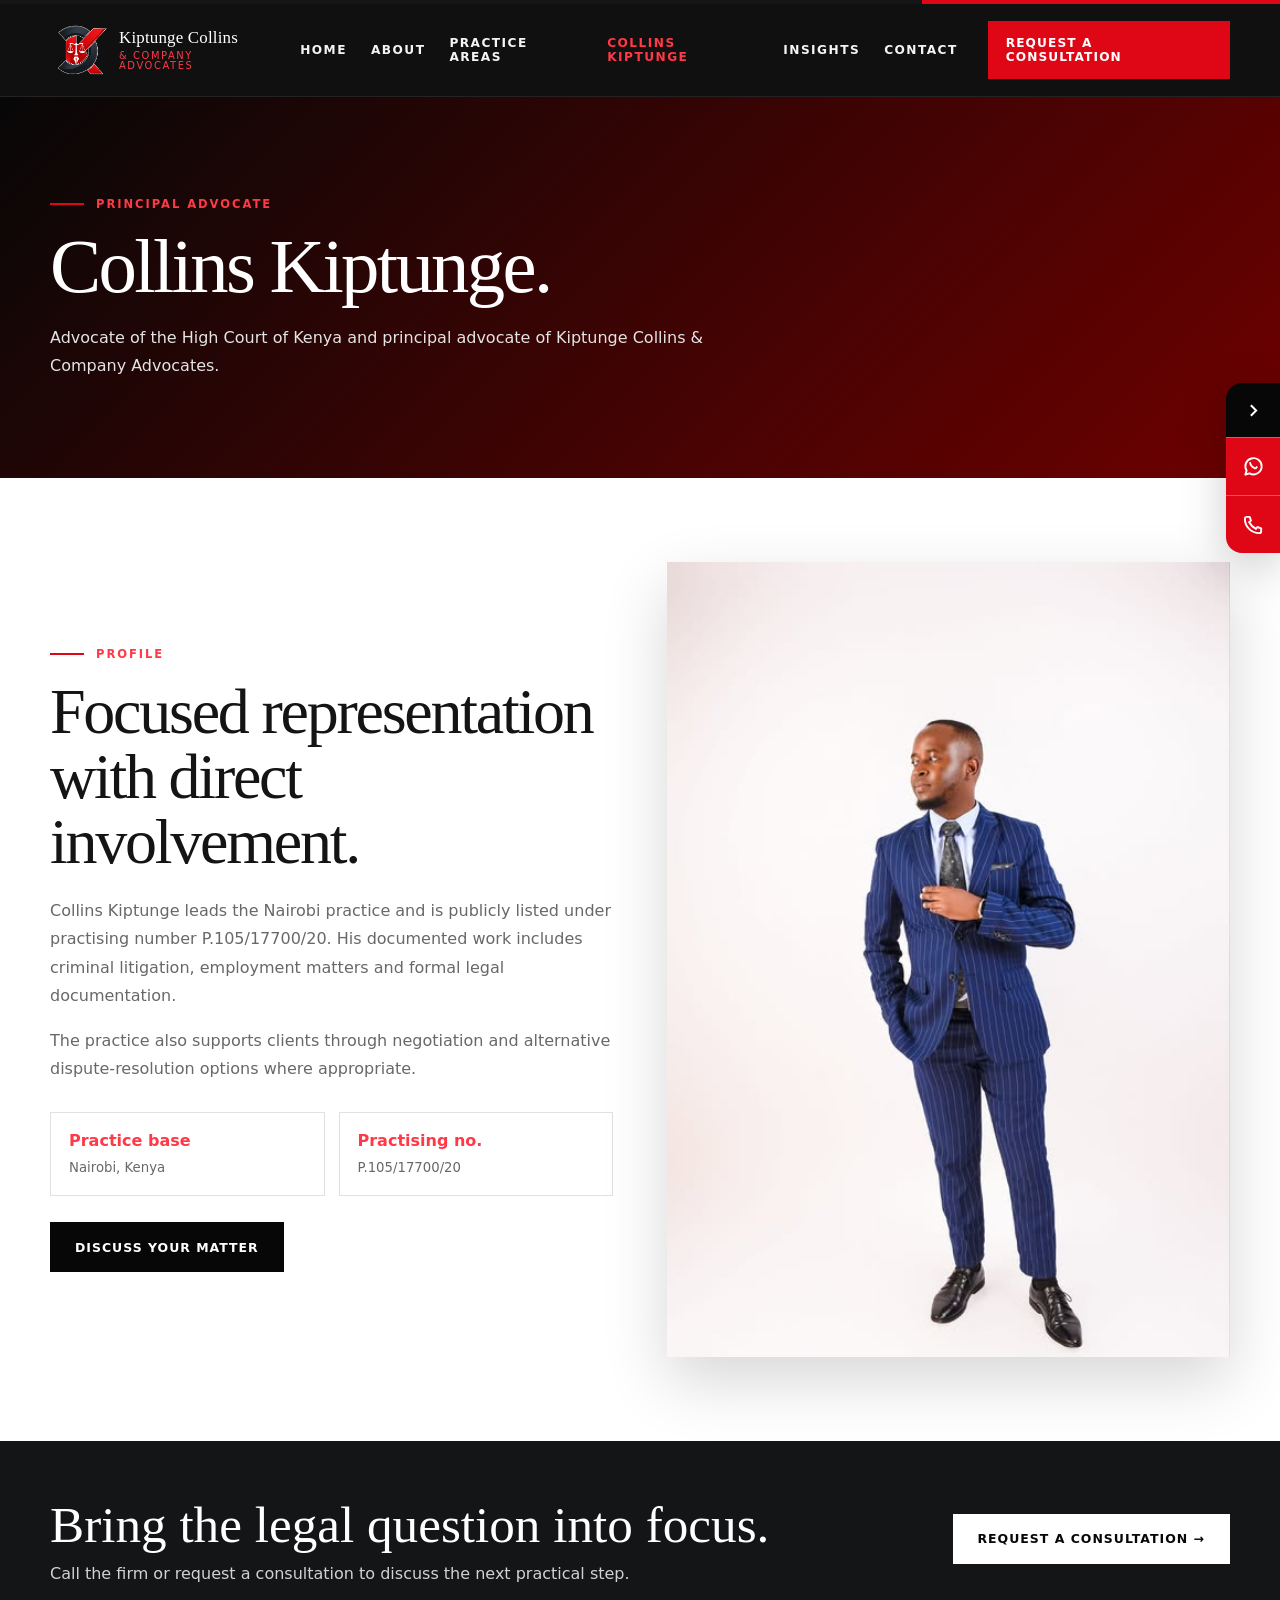
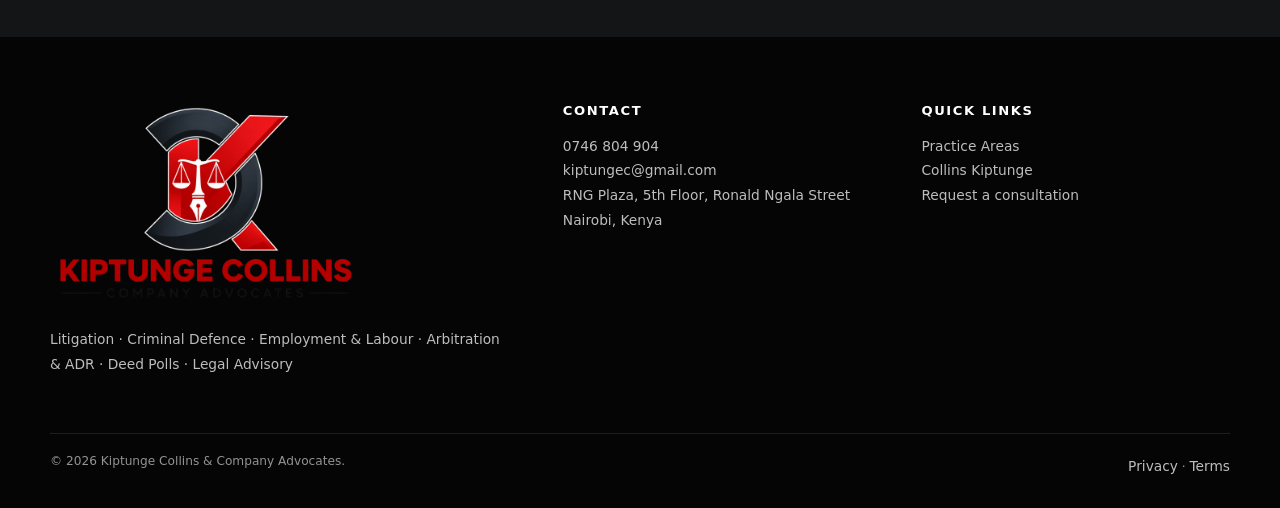
<file: managing-partner/index.html>
<!doctype html><html lang="en-KE"><head><meta charset="utf-8"><meta name="viewport" content="width=device-width,initial-scale=1,viewport-fit=cover"><title>Collins Kiptunge | Kiptunge Collins & Company Advocates</title><meta name="description" content="Profile of Collins Kiptunge, Advocate of the High Court of Kenya and principal advocate."><link rel="canonical" href="https://kiptunge-collins-advocates.vercel.app/managing-partner/"><meta name="theme-color" content="#070707"><meta property="og:type" content="website"><meta property="og:title" content="Collins Kiptunge | Kiptunge Collins & Company Advocates"><meta property="og:description" content="Profile of Collins Kiptunge, Advocate of the High Court of Kenya and principal advocate."><meta property="og:url" content="https://kiptunge-collins-advocates.vercel.app/managing-partner/"><meta property="og:image" content="https://kiptunge-collins-advocates.vercel.app/images/kiptunge-collins-social-card.jpg"><meta name="twitter:card" content="summary_large_image"><link rel="manifest" href="/site.webmanifest"><link rel="icon" href="/images/icon-192.png"><link rel="stylesheet" href="/assets/css/site.css?v=5"><script type="application/ld+json">{"@context": "https://schema.org", "@type": "LegalService", "name": "Kiptunge Collins & Company Advocates", "address": {"@type": "PostalAddress", "streetAddress": "RNG Plaza, 5th Floor, Ronald Ngala Street", "addressLocality": "Nairobi", "addressCountry": "KE"}, "telephone": "+254746804904", "email": "kiptungec@gmail.com", "url": "https://kiptunge-collins-advocates.vercel.app", "areaServed": "Kenya"}</script></head><body><div class="topline"></div><header class="site-header"><div class="container nav"><a class="brand" href="/" aria-label="Kiptunge Collins & Company Advocates home"><img class="brand-mark" src="/images/monogram.png" alt=""><span class="brand-name"><b>Kiptunge Collins</b><small>& Company Advocates</small></span></a><nav class="nav-links" aria-label="Primary navigation"><a class="" href="/">Home</a><a class="" href="/about/">About</a><a class="" href="/practice-areas/">Practice Areas</a><a class="active" href="/managing-partner/">Collins Kiptunge</a><a class="" href="/insights/">Insights</a><a class="" href="/contact/">Contact</a></nav><a class="nav-cta" href="https://wa.me/254746804904" target="_blank" rel="noopener">Request a consultation</a><button class="menu-btn" aria-label="Open menu" aria-expanded="false"><span></span></button></div><nav class="mobile-nav" aria-label="Mobile navigation"><a href="/">Home</a><a href="/about/">About</a><a href="/practice-areas/">Practice Areas</a><a href="/managing-partner/">Collins Kiptunge</a><a href="/insights/">Insights</a><a href="/contact/">Contact</a><a href="https://wa.me/254746804904" target="_blank" rel="noopener">Request a consultation</a></nav></header><main><section class="page-hero"><div class="container"><div class="eyebrow">Principal Advocate</div><h1 class="page-title">Collins Kiptunge.</h1><p>Advocate of the High Court of Kenya and principal advocate of Kiptunge Collins & Company Advocates.</p></div></section><section class="page-main"><div class="container two-col partner-profile-page"><div><div class="eyebrow">Profile</div><h2 class="section-title">Focused representation with direct involvement.</h2><p class="section-copy">Collins Kiptunge leads the Nairobi practice and is publicly listed under practising number P.105/17700/20. His documented work includes criminal litigation, employment matters and formal legal documentation.</p><p class="section-copy">The practice also supports clients through negotiation and alternative dispute-resolution options where appropriate.</p><div class="partner-points light-points"><div class="partner-point"><b>Practice base</b><span>Nairobi, Kenya</span></div><div class="partner-point"><b>Practising no.</b><span>P.105/17700/20</span></div></div><div style="margin-top:26px"><a class="btn btn-navy" href="/contact/">Discuss your matter</a></div></div><div class="profile-main-photo"><img src="/assets/media/kiptunge-blue-standing.jpg" alt="Collins Kiptunge, Principal Advocate"></div></div></section></main><aside class="contact-rail" aria-label="Quick contact"><button class="rail-toggle" aria-label="Expand or collapse quick contact"><svg viewBox="0 0 24 24"><path d="M9 18l6-6-6-6"/></svg></button><div class="rail-actions"><a href="https://wa.me/254746804904" target="_blank" rel="noopener" aria-label="WhatsApp Kiptunge Collins & Company Advocates"><svg viewBox="0 0 24 24"><path d="M20.5 11.8a8.5 8.5 0 0 1-12.6 7.4L3.5 20.5l1.3-4.2a8.5 8.5 0 1 1 15.7-4.5Z"/><path d="M8.5 8.2c.4 2.4 2.2 4.5 4.8 5.6.9.4 1.7-.3 2.1-1.2"/></svg></a><a href="tel:+254746804904" aria-label="Call Kiptunge Collins & Company Advocates"><svg viewBox="0 0 24 24"><path d="M5 4h3l1.4 4-2 1.4a16 16 0 0 0 7.2 7.2l1.4-2L20 16v3c0 1.1-.9 2-2 2C9.7 21 3 14.3 3 6c0-1.1.9-2 2-2Z"/></svg></a></div></aside><section class="cta-strip"><div class="container"><div><h2>Bring the legal question into focus.</h2><p>Call the firm or request a consultation to discuss the next practical step.</p></div><a class="btn btn-light" href="https://wa.me/254746804904" target="_blank" rel="noopener">Request a consultation →</a></div></section><footer class="footer"><div class="container"><div class="footer-grid"><div><div class="footer-brand"><img src="/images/logo-transparent.png" alt="Kiptunge Collins & Company Advocates"></div><p>Litigation · Criminal Defence · Employment & Labour · Arbitration & ADR · Deed Polls · Legal Advisory</p></div><div><h4>Contact</h4><p><a href="tel:+254746804904">0746 804 904</a><br><a href="mailto:kiptungec@gmail.com">kiptungec@gmail.com</a><br>RNG Plaza, 5th Floor, Ronald Ngala Street<br>Nairobi, Kenya</p></div><div><h4>Quick links</h4><p><a href="/practice-areas/">Practice Areas</a><br><a href="/managing-partner/">Collins Kiptunge</a><br><a href="https://wa.me/254746804904" target="_blank" rel="noopener">Request a consultation</a></p></div></div><div class="footer-bottom"><span>© 2026 Kiptunge Collins & Company Advocates.</span><span><a href="/privacy/">Privacy</a> · <a href="/terms/">Terms</a></span></div></div></footer><script src="/assets/js/site.js?v=5" defer></script></body></html>
</file>
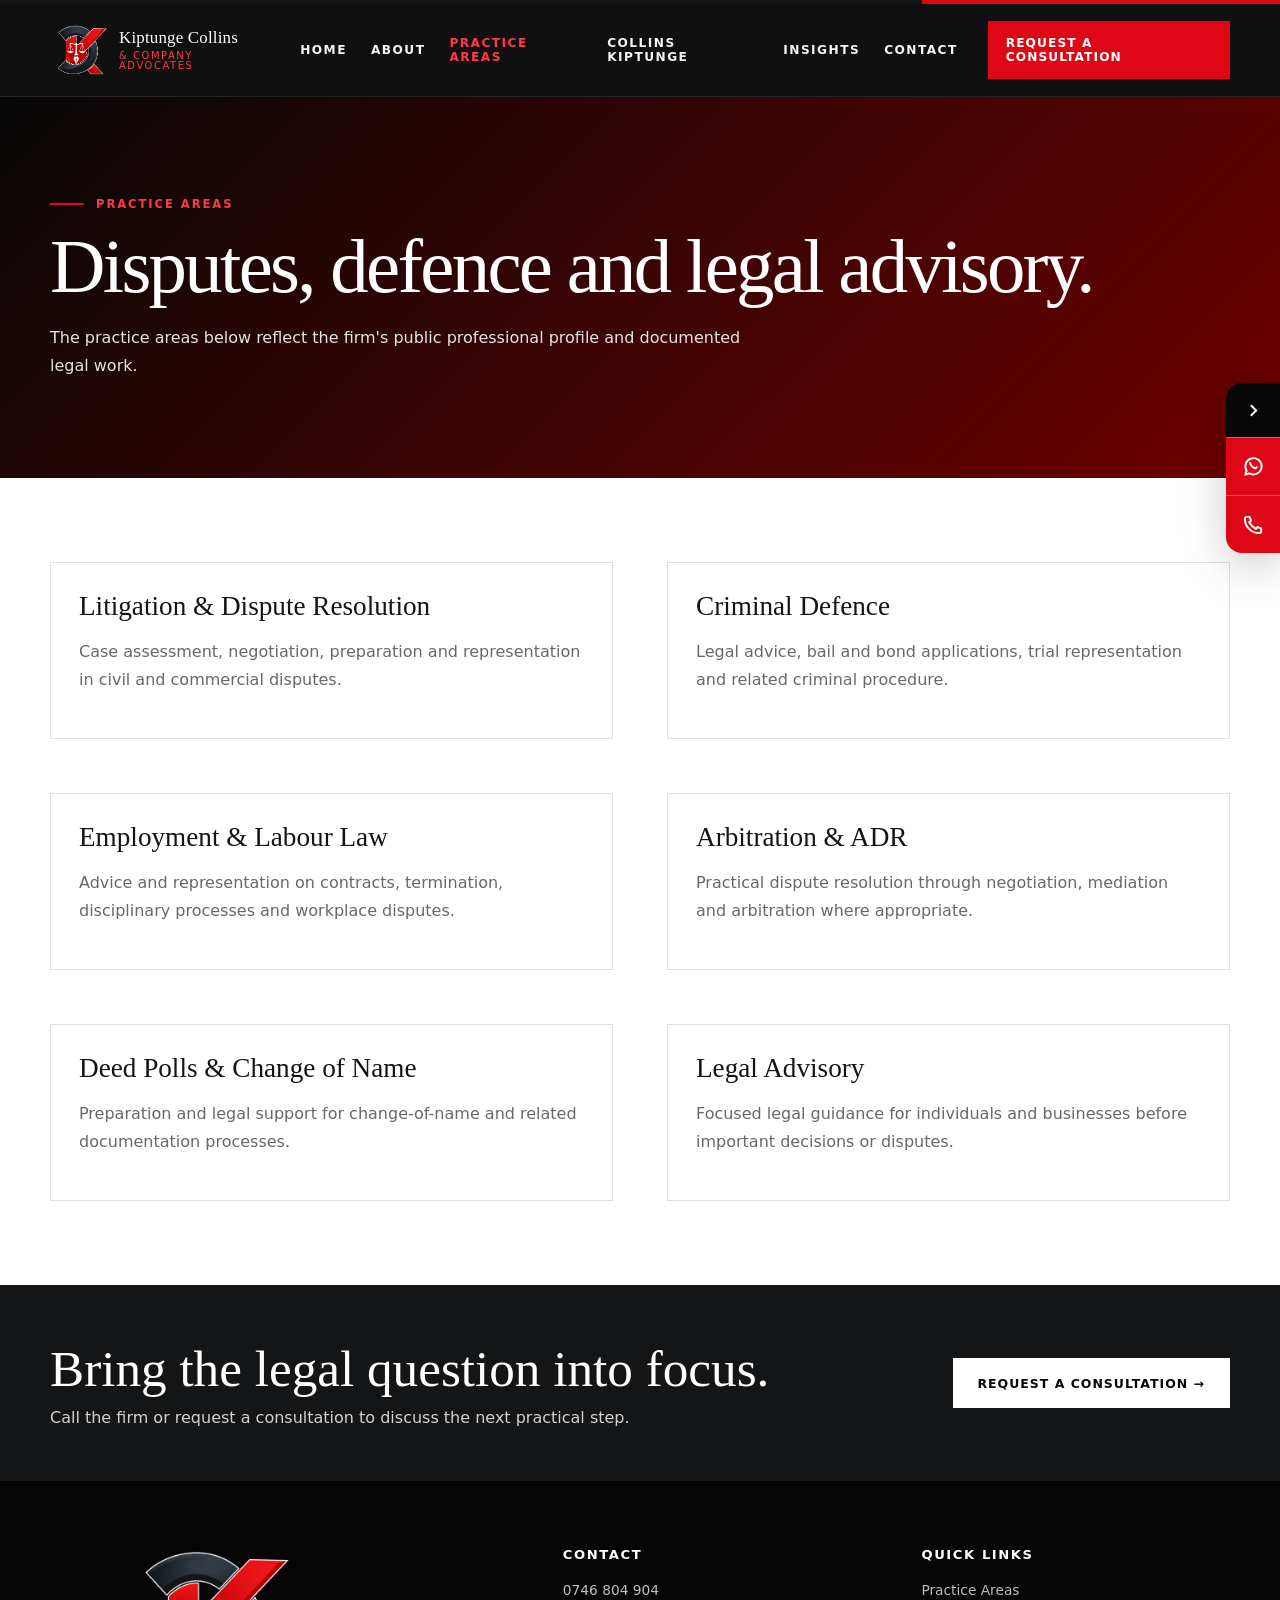
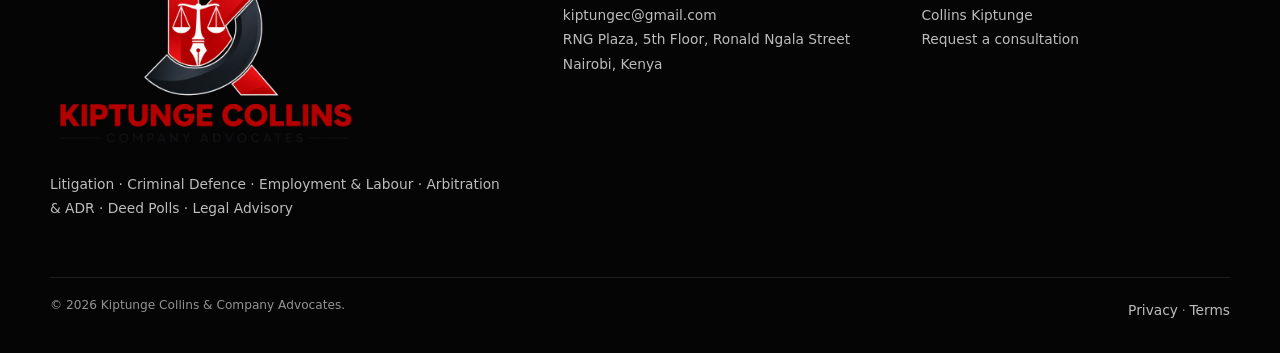
<file: practice-areas/index.html>
<!doctype html><html lang="en-KE"><head><meta charset="utf-8"><meta name="viewport" content="width=device-width,initial-scale=1,viewport-fit=cover"><title>Practice Areas | Kiptunge Collins & Company Advocates</title><meta name="description" content="Explore the legal services offered by Kiptunge Collins & Company Advocates."><link rel="canonical" href="https://kiptunge-collins-advocates.vercel.app/practice-areas/"><meta name="theme-color" content="#070707"><meta property="og:type" content="website"><meta property="og:title" content="Practice Areas | Kiptunge Collins & Company Advocates"><meta property="og:description" content="Explore the legal services offered by Kiptunge Collins & Company Advocates."><meta property="og:url" content="https://kiptunge-collins-advocates.vercel.app/practice-areas/"><meta property="og:image" content="https://kiptunge-collins-advocates.vercel.app/images/kiptunge-collins-social-card.jpg"><meta name="twitter:card" content="summary_large_image"><link rel="manifest" href="/site.webmanifest"><link rel="icon" href="/images/icon-192.png"><link rel="stylesheet" href="/assets/css/site.css?v=5"><script type="application/ld+json">{"@context": "https://schema.org", "@type": "LegalService", "name": "Kiptunge Collins & Company Advocates", "address": {"@type": "PostalAddress", "streetAddress": "RNG Plaza, 5th Floor, Ronald Ngala Street", "addressLocality": "Nairobi", "addressCountry": "KE"}, "telephone": "+254746804904", "email": "kiptungec@gmail.com", "url": "https://kiptunge-collins-advocates.vercel.app", "areaServed": "Kenya"}</script></head><body><div class="topline"></div><header class="site-header"><div class="container nav"><a class="brand" href="/" aria-label="Kiptunge Collins & Company Advocates home"><img class="brand-mark" src="/images/monogram.png" alt=""><span class="brand-name"><b>Kiptunge Collins</b><small>& Company Advocates</small></span></a><nav class="nav-links" aria-label="Primary navigation"><a class="" href="/">Home</a><a class="" href="/about/">About</a><a class="active" href="/practice-areas/">Practice Areas</a><a class="" href="/managing-partner/">Collins Kiptunge</a><a class="" href="/insights/">Insights</a><a class="" href="/contact/">Contact</a></nav><a class="nav-cta" href="https://wa.me/254746804904" target="_blank" rel="noopener">Request a consultation</a><button class="menu-btn" aria-label="Open menu" aria-expanded="false"><span></span></button></div><nav class="mobile-nav" aria-label="Mobile navigation"><a href="/">Home</a><a href="/about/">About</a><a href="/practice-areas/">Practice Areas</a><a href="/managing-partner/">Collins Kiptunge</a><a href="/insights/">Insights</a><a href="/contact/">Contact</a><a href="https://wa.me/254746804904" target="_blank" rel="noopener">Request a consultation</a></nav></header><main><section class="page-hero"><div class="container"><div class="eyebrow">Practice areas</div><h1 class="page-title">Disputes, defence and legal advisory.</h1><p>The practice areas below reflect the firm's public professional profile and documented legal work.</p></div></section><section class="page-main"><div class="container"><div class="two-col"><div class="info-card" id="litigation"><h3>Litigation & Dispute Resolution</h3><p>Case assessment, negotiation, preparation and representation in civil and commercial disputes.</p></div><div class="info-card" id="criminal"><h3>Criminal Defence</h3><p>Legal advice, bail and bond applications, trial representation and related criminal procedure.</p></div><div class="info-card" id="employment"><h3>Employment & Labour Law</h3><p>Advice and representation on contracts, termination, disciplinary processes and workplace disputes.</p></div><div class="info-card" id="adr"><h3>Arbitration & ADR</h3><p>Practical dispute resolution through negotiation, mediation and arbitration where appropriate.</p></div><div class="info-card" id="deed-polls"><h3>Deed Polls & Change of Name</h3><p>Preparation and legal support for change-of-name and related documentation processes.</p></div><div class="info-card" id="advisory"><h3>Legal Advisory</h3><p>Focused legal guidance for individuals and businesses before important decisions or disputes.</p></div></div></div></section></main><aside class="contact-rail" aria-label="Quick contact"><button class="rail-toggle" aria-label="Expand or collapse quick contact"><svg viewBox="0 0 24 24"><path d="M9 18l6-6-6-6"/></svg></button><div class="rail-actions"><a href="https://wa.me/254746804904" target="_blank" rel="noopener" aria-label="WhatsApp Kiptunge Collins & Company Advocates"><svg viewBox="0 0 24 24"><path d="M20.5 11.8a8.5 8.5 0 0 1-12.6 7.4L3.5 20.5l1.3-4.2a8.5 8.5 0 1 1 15.7-4.5Z"/><path d="M8.5 8.2c.4 2.4 2.2 4.5 4.8 5.6.9.4 1.7-.3 2.1-1.2"/></svg></a><a href="tel:+254746804904" aria-label="Call Kiptunge Collins & Company Advocates"><svg viewBox="0 0 24 24"><path d="M5 4h3l1.4 4-2 1.4a16 16 0 0 0 7.2 7.2l1.4-2L20 16v3c0 1.1-.9 2-2 2C9.7 21 3 14.3 3 6c0-1.1.9-2 2-2Z"/></svg></a></div></aside><section class="cta-strip"><div class="container"><div><h2>Bring the legal question into focus.</h2><p>Call the firm or request a consultation to discuss the next practical step.</p></div><a class="btn btn-light" href="https://wa.me/254746804904" target="_blank" rel="noopener">Request a consultation →</a></div></section><footer class="footer"><div class="container"><div class="footer-grid"><div><div class="footer-brand"><img src="/images/logo-transparent.png" alt="Kiptunge Collins & Company Advocates"></div><p>Litigation · Criminal Defence · Employment & Labour · Arbitration & ADR · Deed Polls · Legal Advisory</p></div><div><h4>Contact</h4><p><a href="tel:+254746804904">0746 804 904</a><br><a href="mailto:kiptungec@gmail.com">kiptungec@gmail.com</a><br>RNG Plaza, 5th Floor, Ronald Ngala Street<br>Nairobi, Kenya</p></div><div><h4>Quick links</h4><p><a href="/practice-areas/">Practice Areas</a><br><a href="/managing-partner/">Collins Kiptunge</a><br><a href="https://wa.me/254746804904" target="_blank" rel="noopener">Request a consultation</a></p></div></div><div class="footer-bottom"><span>© 2026 Kiptunge Collins & Company Advocates.</span><span><a href="/privacy/">Privacy</a> · <a href="/terms/">Terms</a></span></div></div></footer><script src="/assets/js/site.js?v=5" defer></script></body></html>
</file>
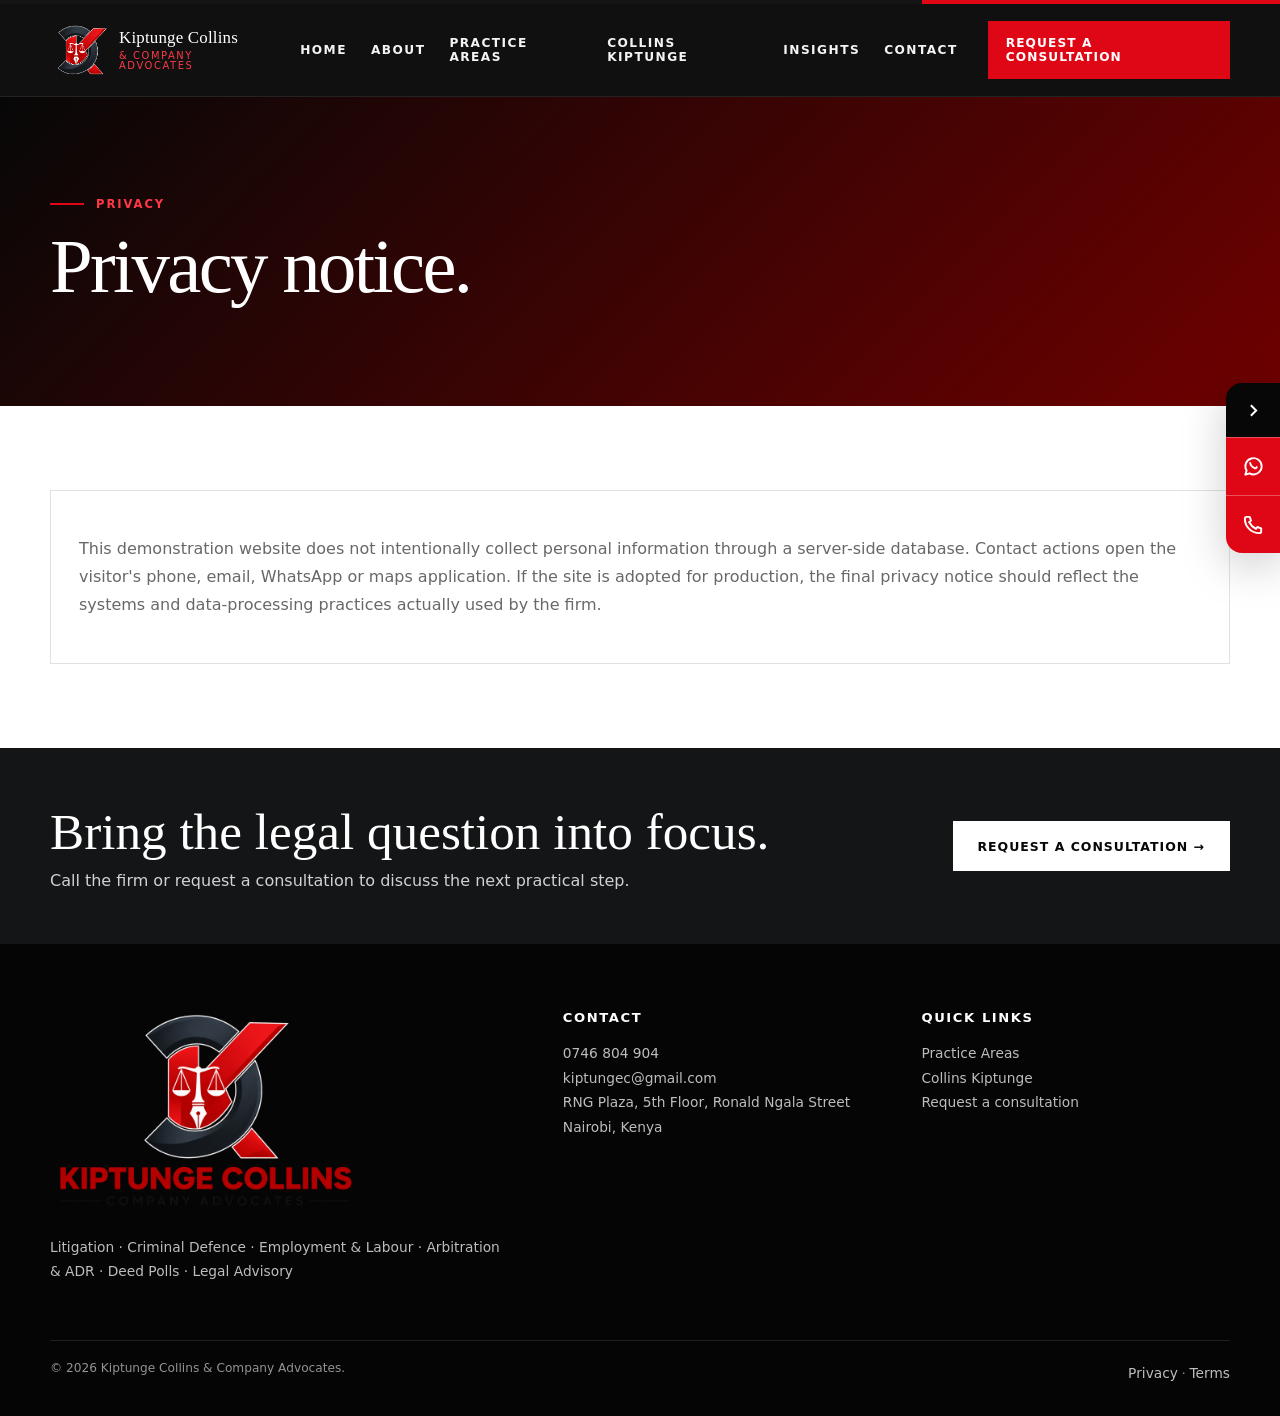
<file: privacy/index.html>
<!doctype html><html lang="en-KE"><head><meta charset="utf-8"><meta name="viewport" content="width=device-width,initial-scale=1,viewport-fit=cover"><title>Privacy | Kiptunge Collins & Company Advocates</title><meta name="description" content="Privacy notice for Kiptunge Collins & Company Advocates."><link rel="canonical" href="https://kiptunge-collins-advocates.vercel.app/privacy/"><meta name="theme-color" content="#070707"><meta property="og:type" content="website"><meta property="og:title" content="Privacy | Kiptunge Collins & Company Advocates"><meta property="og:description" content="Privacy notice for Kiptunge Collins & Company Advocates."><meta property="og:url" content="https://kiptunge-collins-advocates.vercel.app/privacy/"><meta property="og:image" content="https://kiptunge-collins-advocates.vercel.app/images/kiptunge-collins-social-card.jpg"><meta name="twitter:card" content="summary_large_image"><link rel="manifest" href="/site.webmanifest"><link rel="icon" href="/images/icon-192.png"><link rel="stylesheet" href="/assets/css/site.css?v=5"><script type="application/ld+json">{"@context": "https://schema.org", "@type": "LegalService", "name": "Kiptunge Collins & Company Advocates", "address": {"@type": "PostalAddress", "streetAddress": "RNG Plaza, 5th Floor, Ronald Ngala Street", "addressLocality": "Nairobi", "addressCountry": "KE"}, "telephone": "+254746804904", "email": "kiptungec@gmail.com", "url": "https://kiptunge-collins-advocates.vercel.app", "areaServed": "Kenya"}</script></head><body><div class="topline"></div><header class="site-header"><div class="container nav"><a class="brand" href="/" aria-label="Kiptunge Collins & Company Advocates home"><img class="brand-mark" src="/images/monogram.png" alt=""><span class="brand-name"><b>Kiptunge Collins</b><small>& Company Advocates</small></span></a><nav class="nav-links" aria-label="Primary navigation"><a class="" href="/">Home</a><a class="" href="/about/">About</a><a class="" href="/practice-areas/">Practice Areas</a><a class="" href="/managing-partner/">Collins Kiptunge</a><a class="" href="/insights/">Insights</a><a class="" href="/contact/">Contact</a></nav><a class="nav-cta" href="https://wa.me/254746804904" target="_blank" rel="noopener">Request a consultation</a><button class="menu-btn" aria-label="Open menu" aria-expanded="false"><span></span></button></div><nav class="mobile-nav" aria-label="Mobile navigation"><a href="/">Home</a><a href="/about/">About</a><a href="/practice-areas/">Practice Areas</a><a href="/managing-partner/">Collins Kiptunge</a><a href="/insights/">Insights</a><a href="/contact/">Contact</a><a href="https://wa.me/254746804904" target="_blank" rel="noopener">Request a consultation</a></nav></header><main><section class="page-hero"><div class="container"><div class="eyebrow">Privacy</div><h1 class="page-title">Privacy notice.</h1></div></section><section class="page-main"><div class="container"><div class="info-card"><p>This demonstration website does not intentionally collect personal information through a server-side database. Contact actions open the visitor's phone, email, WhatsApp or maps application. If the site is adopted for production, the final privacy notice should reflect the systems and data-processing practices actually used by the firm.</p></div></div></section></main><aside class="contact-rail" aria-label="Quick contact"><button class="rail-toggle" aria-label="Expand or collapse quick contact"><svg viewBox="0 0 24 24"><path d="M9 18l6-6-6-6"/></svg></button><div class="rail-actions"><a href="https://wa.me/254746804904" target="_blank" rel="noopener" aria-label="WhatsApp Kiptunge Collins & Company Advocates"><svg viewBox="0 0 24 24"><path d="M20.5 11.8a8.5 8.5 0 0 1-12.6 7.4L3.5 20.5l1.3-4.2a8.5 8.5 0 1 1 15.7-4.5Z"/><path d="M8.5 8.2c.4 2.4 2.2 4.5 4.8 5.6.9.4 1.7-.3 2.1-1.2"/></svg></a><a href="tel:+254746804904" aria-label="Call Kiptunge Collins & Company Advocates"><svg viewBox="0 0 24 24"><path d="M5 4h3l1.4 4-2 1.4a16 16 0 0 0 7.2 7.2l1.4-2L20 16v3c0 1.1-.9 2-2 2C9.7 21 3 14.3 3 6c0-1.1.9-2 2-2Z"/></svg></a></div></aside><section class="cta-strip"><div class="container"><div><h2>Bring the legal question into focus.</h2><p>Call the firm or request a consultation to discuss the next practical step.</p></div><a class="btn btn-light" href="https://wa.me/254746804904" target="_blank" rel="noopener">Request a consultation →</a></div></section><footer class="footer"><div class="container"><div class="footer-grid"><div><div class="footer-brand"><img src="/images/logo-transparent.png" alt="Kiptunge Collins & Company Advocates"></div><p>Litigation · Criminal Defence · Employment & Labour · Arbitration & ADR · Deed Polls · Legal Advisory</p></div><div><h4>Contact</h4><p><a href="tel:+254746804904">0746 804 904</a><br><a href="mailto:kiptungec@gmail.com">kiptungec@gmail.com</a><br>RNG Plaza, 5th Floor, Ronald Ngala Street<br>Nairobi, Kenya</p></div><div><h4>Quick links</h4><p><a href="/practice-areas/">Practice Areas</a><br><a href="/managing-partner/">Collins Kiptunge</a><br><a href="https://wa.me/254746804904" target="_blank" rel="noopener">Request a consultation</a></p></div></div><div class="footer-bottom"><span>© 2026 Kiptunge Collins & Company Advocates.</span><span><a href="/privacy/">Privacy</a> · <a href="/terms/">Terms</a></span></div></div></footer><script src="/assets/js/site.js?v=5" defer></script></body></html>
</file>
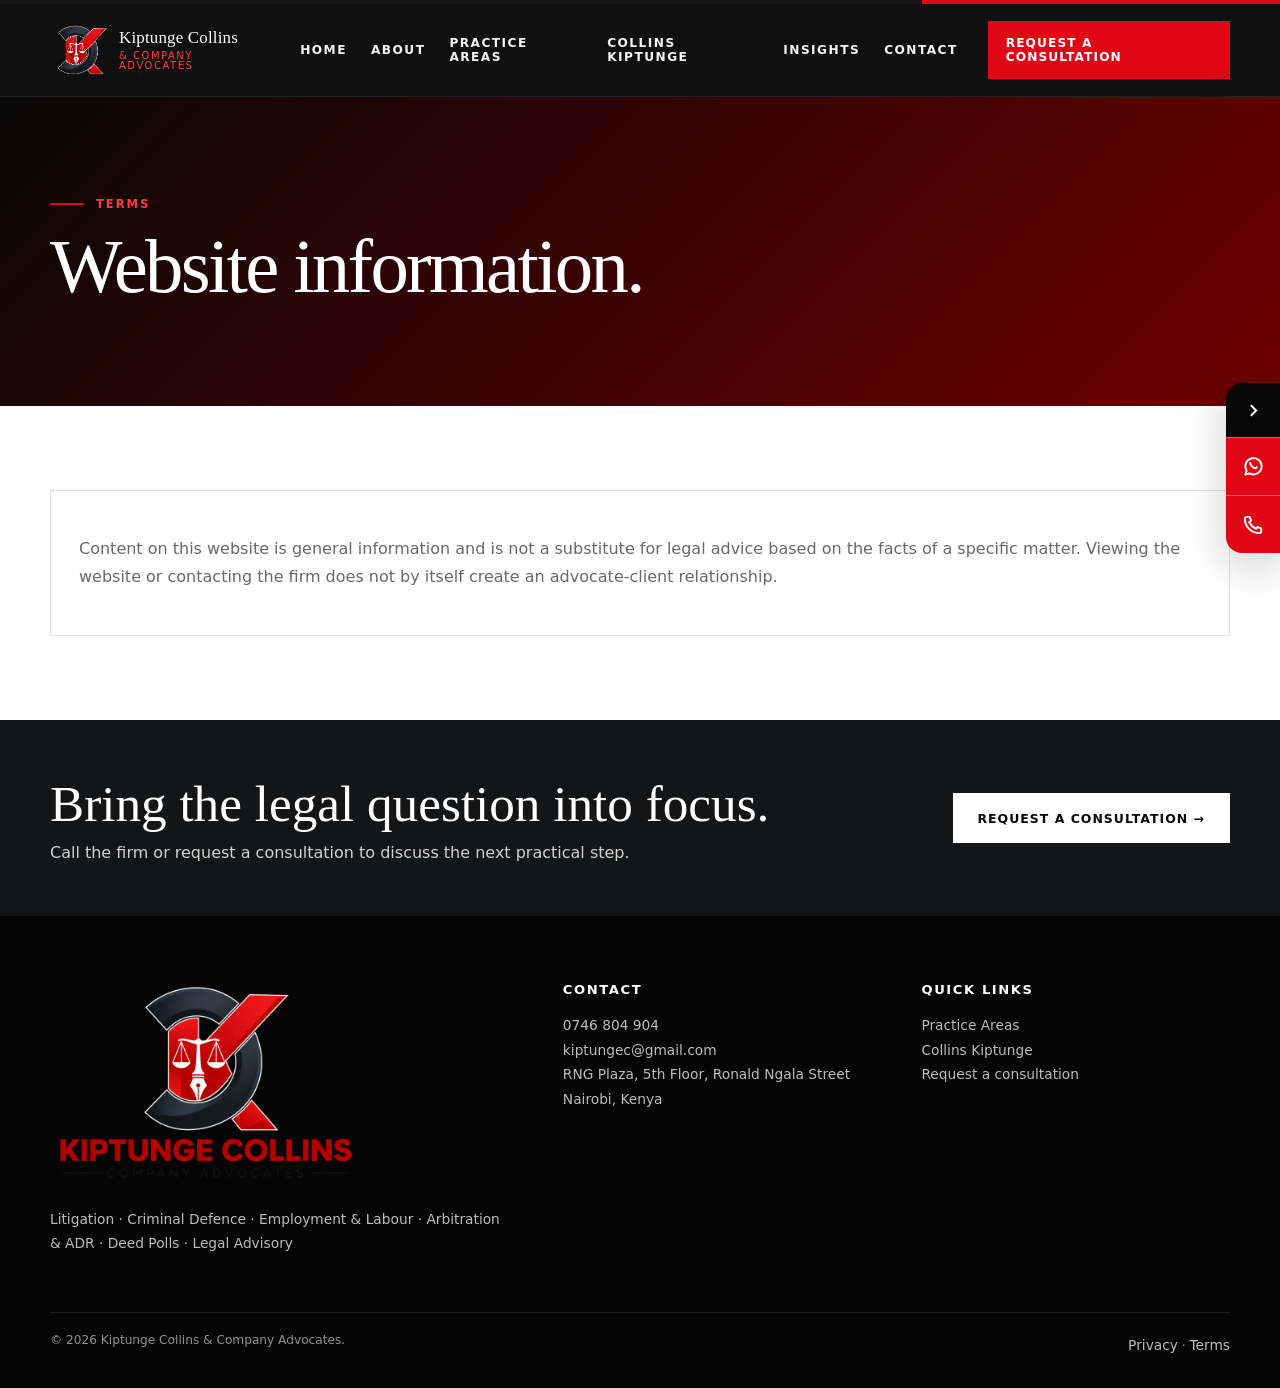
<file: terms/index.html>
<!doctype html><html lang="en-KE"><head><meta charset="utf-8"><meta name="viewport" content="width=device-width,initial-scale=1,viewport-fit=cover"><title>Terms | Kiptunge Collins & Company Advocates</title><meta name="description" content="Website terms for Kiptunge Collins & Company Advocates."><link rel="canonical" href="https://kiptunge-collins-advocates.vercel.app/terms/"><meta name="theme-color" content="#070707"><meta property="og:type" content="website"><meta property="og:title" content="Terms | Kiptunge Collins & Company Advocates"><meta property="og:description" content="Website terms for Kiptunge Collins & Company Advocates."><meta property="og:url" content="https://kiptunge-collins-advocates.vercel.app/terms/"><meta property="og:image" content="https://kiptunge-collins-advocates.vercel.app/images/kiptunge-collins-social-card.jpg"><meta name="twitter:card" content="summary_large_image"><link rel="manifest" href="/site.webmanifest"><link rel="icon" href="/images/icon-192.png"><link rel="stylesheet" href="/assets/css/site.css?v=5"><script type="application/ld+json">{"@context": "https://schema.org", "@type": "LegalService", "name": "Kiptunge Collins & Company Advocates", "address": {"@type": "PostalAddress", "streetAddress": "RNG Plaza, 5th Floor, Ronald Ngala Street", "addressLocality": "Nairobi", "addressCountry": "KE"}, "telephone": "+254746804904", "email": "kiptungec@gmail.com", "url": "https://kiptunge-collins-advocates.vercel.app", "areaServed": "Kenya"}</script></head><body><div class="topline"></div><header class="site-header"><div class="container nav"><a class="brand" href="/" aria-label="Kiptunge Collins & Company Advocates home"><img class="brand-mark" src="/images/monogram.png" alt=""><span class="brand-name"><b>Kiptunge Collins</b><small>& Company Advocates</small></span></a><nav class="nav-links" aria-label="Primary navigation"><a class="" href="/">Home</a><a class="" href="/about/">About</a><a class="" href="/practice-areas/">Practice Areas</a><a class="" href="/managing-partner/">Collins Kiptunge</a><a class="" href="/insights/">Insights</a><a class="" href="/contact/">Contact</a></nav><a class="nav-cta" href="https://wa.me/254746804904" target="_blank" rel="noopener">Request a consultation</a><button class="menu-btn" aria-label="Open menu" aria-expanded="false"><span></span></button></div><nav class="mobile-nav" aria-label="Mobile navigation"><a href="/">Home</a><a href="/about/">About</a><a href="/practice-areas/">Practice Areas</a><a href="/managing-partner/">Collins Kiptunge</a><a href="/insights/">Insights</a><a href="/contact/">Contact</a><a href="https://wa.me/254746804904" target="_blank" rel="noopener">Request a consultation</a></nav></header><main><section class="page-hero"><div class="container"><div class="eyebrow">Terms</div><h1 class="page-title">Website information.</h1></div></section><section class="page-main"><div class="container"><div class="info-card"><p>Content on this website is general information and is not a substitute for legal advice based on the facts of a specific matter. Viewing the website or contacting the firm does not by itself create an advocate-client relationship.</p></div></div></section></main><aside class="contact-rail" aria-label="Quick contact"><button class="rail-toggle" aria-label="Expand or collapse quick contact"><svg viewBox="0 0 24 24"><path d="M9 18l6-6-6-6"/></svg></button><div class="rail-actions"><a href="https://wa.me/254746804904" target="_blank" rel="noopener" aria-label="WhatsApp Kiptunge Collins & Company Advocates"><svg viewBox="0 0 24 24"><path d="M20.5 11.8a8.5 8.5 0 0 1-12.6 7.4L3.5 20.5l1.3-4.2a8.5 8.5 0 1 1 15.7-4.5Z"/><path d="M8.5 8.2c.4 2.4 2.2 4.5 4.8 5.6.9.4 1.7-.3 2.1-1.2"/></svg></a><a href="tel:+254746804904" aria-label="Call Kiptunge Collins & Company Advocates"><svg viewBox="0 0 24 24"><path d="M5 4h3l1.4 4-2 1.4a16 16 0 0 0 7.2 7.2l1.4-2L20 16v3c0 1.1-.9 2-2 2C9.7 21 3 14.3 3 6c0-1.1.9-2 2-2Z"/></svg></a></div></aside><section class="cta-strip"><div class="container"><div><h2>Bring the legal question into focus.</h2><p>Call the firm or request a consultation to discuss the next practical step.</p></div><a class="btn btn-light" href="https://wa.me/254746804904" target="_blank" rel="noopener">Request a consultation →</a></div></section><footer class="footer"><div class="container"><div class="footer-grid"><div><div class="footer-brand"><img src="/images/logo-transparent.png" alt="Kiptunge Collins & Company Advocates"></div><p>Litigation · Criminal Defence · Employment & Labour · Arbitration & ADR · Deed Polls · Legal Advisory</p></div><div><h4>Contact</h4><p><a href="tel:+254746804904">0746 804 904</a><br><a href="mailto:kiptungec@gmail.com">kiptungec@gmail.com</a><br>RNG Plaza, 5th Floor, Ronald Ngala Street<br>Nairobi, Kenya</p></div><div><h4>Quick links</h4><p><a href="/practice-areas/">Practice Areas</a><br><a href="/managing-partner/">Collins Kiptunge</a><br><a href="https://wa.me/254746804904" target="_blank" rel="noopener">Request a consultation</a></p></div></div><div class="footer-bottom"><span>© 2026 Kiptunge Collins & Company Advocates.</span><span><a href="/privacy/">Privacy</a> · <a href="/terms/">Terms</a></span></div></div></footer><script src="/assets/js/site.js?v=5" defer></script></body></html>
</file>
<file: assets/css/site.css>
:root{--navy:#121212;--navy2:#070707;--blue:#8f0000;--gold:#cf0000;--gold2:#ff3d3d;--ivory:#f7f4ed;--paper:#fff;--ink:#141414;--muted:#686868;--line:#e1e1e1;--max:1180px;--shadow:0 24px 60px rgba(0,0,0,.16)}
*{box-sizing:border-box}html{scroll-behavior:smooth}body{margin:0;background:var(--paper);color:var(--ink);font-family:Inter,ui-sans-serif,system-ui,-apple-system,BlinkMacSystemFont,"Segoe UI",sans-serif;overflow-x:hidden}a{color:inherit;text-decoration:none}img,video{max-width:100%;display:block}.container{width:min(calc(100% - 48px),var(--max));margin:auto}.topline{height:4px;background:linear-gradient(90deg,var(--navy) 0 72%,var(--gold) 72%)}
.site-header{position:sticky;top:0;z-index:100;background:rgba(7,7,7,.96);backdrop-filter:blur(12px);border-bottom:1px solid rgba(255,255,255,.08)}.nav{height:92px;display:flex;align-items:center;gap:30px}.brand{display:flex;align-items:center;gap:11px;margin-right:auto;color:white;min-width:230px}.brand-mark{width:58px;height:58px;object-fit:contain}.brand-name{display:flex;flex-direction:column;line-height:1.02}.brand-name b{font-family:Georgia,serif;font-size:1.06rem;font-weight:500;letter-spacing:.01em}.brand-name small{font-size:.62rem;text-transform:uppercase;letter-spacing:.16em;color:var(--gold2);margin-top:5px}.nav-links{display:flex;align-items:center;gap:24px}.nav-links a{color:#f4f4f4;font-size:.76rem;text-transform:uppercase;letter-spacing:.12em;font-weight:700}.nav-links a:hover,.nav-links a.active{color:var(--gold2)}.nav-cta{background:var(--gold);color:#fff;padding:15px 18px;font-weight:800;font-size:.76rem;text-transform:uppercase;letter-spacing:.09em}.menu-btn{display:none;width:48px;height:48px;border:1px solid rgba(255,255,255,.25);background:transparent;align-items:center;justify-content:center}.menu-btn:before,.menu-btn:after,.menu-btn span{content:"";display:block;width:22px;height:2px;background:white;position:absolute}.menu-btn:before{transform:translateY(-7px)}.menu-btn:after{transform:translateY(7px)}.mobile-nav{display:none}
.hero{position:relative;min-height:calc(100svh - 96px);display:flex;align-items:center;color:white;background:linear-gradient(90deg,rgba(0,0,0,.88),rgba(0,0,0,.53) 53%,rgba(0,0,0,.2)),url('https://images.unsplash.com/photo-1571055931484-22dce9d6c510?auto=format&fit=crop&w=2200&q=86') center/cover no-repeat}.hero:after{content:"";position:absolute;inset:auto 0 0;height:100px;background:linear-gradient(transparent,rgba(0,0,0,.5));pointer-events:none}.hero .container{position:relative;z-index:2}.hero-content{max-width:760px;padding:94px 0 108px}.eyebrow{display:flex;align-items:center;gap:12px;color:var(--gold2);font-size:.72rem;text-transform:uppercase;letter-spacing:.17em;font-weight:800}.eyebrow:before{content:"";width:34px;height:2px;background:var(--gold)}.display,.section-title,.page-title{font-family:Georgia,"Times New Roman",serif;font-weight:500;letter-spacing:-.035em}.display{font-size:clamp(3.55rem,6.4vw,7rem);line-height:.94;margin:24px 0}.display span{color:var(--gold2)}.lead{font-size:1.08rem;line-height:1.75;color:#eeeeee;max-width:620px}.hero-actions{display:flex;gap:12px;flex-wrap:wrap;margin-top:30px}.btn{min-height:50px;padding:0 24px;display:inline-flex;align-items:center;justify-content:center;font-weight:800;font-size:.78rem;text-transform:uppercase;letter-spacing:.08em;border:1px solid transparent}.btn-gold{background:var(--gold);color:#fff}.btn-ghost{border-color:rgba(255,255,255,.55);color:white;background:rgba(255,255,255,.05)}.btn-navy{background:var(--navy2);color:white}.btn-light{background:white;color:var(--navy2)}.hero-meta{display:flex;gap:30px;flex-wrap:wrap;margin-top:34px;color:#e7e7e7;font-size:.79rem}.hero-meta span{display:flex;align-items:center;gap:8px}.hero-meta i{width:6px;height:6px;border-radius:50%;background:var(--gold)}
.section{padding:96px 0}.section-title{font-size:clamp(2.5rem,5vw,4.6rem);line-height:1.02;margin:18px 0 22px}.section-copy{color:var(--muted);line-height:1.78;max-width:700px}.intro-grid{display:grid;grid-template-columns:1.05fr .95fr;gap:80px;align-items:center}.values{display:grid;grid-template-columns:repeat(3,1fr);gap:14px;margin-top:34px}.value{padding:18px;border-top:2px solid var(--gold);background:#fff}.value b{display:block;color:var(--navy);margin-bottom:7px}.value span{font-size:.82rem;line-height:1.55;color:var(--muted)}.logo-animation{background:var(--navy);padding:18px;box-shadow:var(--shadow);position:relative;overflow:hidden}.logo-animation img,.logo-animation video{width:100%;aspect-ratio:16/9;object-fit:cover}.logo-animation small{display:block;color:#f0f0f0;font-size:.73rem;letter-spacing:.08em;text-align:center;padding:12px 6px 3px}
.practice-section{background:#f2f2f2}.practice-grid{display:grid;grid-template-columns:repeat(3,1fr);gap:14px;margin-top:40px}.practice-card{position:relative;min-height:360px;overflow:hidden;background:#123;color:white}.practice-card:before{content:"";position:absolute;inset:0;background:linear-gradient(180deg,rgba(0,0,0,.05),rgba(0,0,0,.9));z-index:1}.practice-card:after{content:"";position:absolute;inset:0;background:var(--image) center/cover no-repeat;transition:transform .55s ease;z-index:0}.practice-card:hover:after{transform:scale(1.04)}.practice-content{position:absolute;left:24px;right:24px;bottom:24px;z-index:2}.practice-number{font-size:.7rem;letter-spacing:.14em;color:var(--gold2)}.practice-card h3{font-family:Georgia,serif;font-size:1.85rem;margin:.55rem 0 .5rem;font-weight:500}.practice-card p{font-size:.84rem;color:#e7e7e7;line-height:1.55;margin:0 0 12px}.practice-link{font-size:.7rem;font-weight:800;text-transform:uppercase;letter-spacing:.1em;color:var(--gold2)}
.partner-section{background:var(--navy2);color:white}.partner-grid{display:grid;grid-template-columns:.92fr 1.08fr;gap:76px;align-items:center}.partner-visual{min-height:620px;background:url('/assets/media/kiptunge-blue-standing.jpg') center 18%/cover no-repeat;position:relative;box-shadow:var(--shadow)}.partner-badge{position:absolute;left:22px;right:22px;bottom:22px;background:rgba(7,7,7,.92);padding:18px 20px;border-left:3px solid var(--gold)}.partner-badge strong{display:block;font-family:Georgia,serif;font-size:1.45rem;font-weight:500}.partner-badge span{font-size:.76rem;color:#d5d5d5}.partner-section .section-copy{color:#d0d0d0}.partner-points{display:grid;grid-template-columns:1fr 1fr;gap:14px;margin-top:28px}.partner-point{padding:18px;border:1px solid rgba(255,255,255,.15)}.partner-point b{display:block;color:var(--gold2);margin-bottom:7px}.partner-point span{color:#d4d4d4;font-size:.83rem;line-height:1.5}
.image-band{display:grid;grid-template-columns:1.1fr .9fr;min-height:520px;background:var(--navy)}.image-band .photo{background:url('https://images.unsplash.com/photo-1741991110666-88115e724741?auto=format&fit=crop&w=1800&q=82') center/cover no-repeat}.image-band .copy{display:flex;flex-direction:column;justify-content:center;padding:70px clamp(30px,6vw,90px);color:white}.image-band .copy p{color:#d7d7d7;line-height:1.75}.booking-band{background:var(--gold);padding:54px 0}.booking-band .container{display:grid;grid-template-columns:1fr auto;gap:30px;align-items:center}.booking-band h2{font-family:Georgia,serif;font-size:clamp(2rem,4vw,3.4rem);margin:0;color:#fff;font-weight:500}.booking-band p{margin:.5rem 0 0;color:#fff}
.insight-grid{display:grid;grid-template-columns:repeat(3,1fr);gap:18px;margin-top:36px}.insight-card{border:1px solid var(--line);padding:28px;background:white}.insight-card .tag{color:var(--gold);font-weight:800;font-size:.7rem;text-transform:uppercase;letter-spacing:.12em}.insight-card h3{font-family:Georgia,serif;font-size:1.55rem;line-height:1.15;margin:.8rem 0;font-weight:500}.insight-card p{color:var(--muted);line-height:1.65;font-size:.9rem}.insight-card a{color:var(--gold);font-weight:800;font-size:.75rem;text-transform:uppercase;letter-spacing:.08em}
.page-hero{background:linear-gradient(135deg,var(--navy2),#6f0000);color:white;padding:100px 0 82px}.page-title{font-size:clamp(3rem,6vw,5.8rem);line-height:.98;margin:18px 0 20px}.page-hero p{max-width:720px;color:#e4e4e4;line-height:1.75}.page-main{padding:84px 0}.two-col{display:grid;grid-template-columns:1fr 1fr;gap:54px;align-items:start}.info-card{border:1px solid var(--line);padding:28px;background:white}.info-card h3{font-family:Georgia,serif;font-size:1.7rem;margin:0 0 12px;font-weight:500}.info-card p,.info-card li{color:var(--muted);line-height:1.75}.contact-grid{display:grid;grid-template-columns:.82fr 1.18fr;gap:54px}.contact-list{display:grid;gap:14px}.contact-item{padding:20px;border:1px solid var(--line);background:white}.contact-item small{display:block;color:var(--gold);font-weight:800;text-transform:uppercase;letter-spacing:.1em;margin-bottom:6px}.contact-item a,.contact-item span{color:var(--navy);font-weight:700}.contact-form{display:grid;grid-template-columns:1fr 1fr;gap:14px}.contact-form .full{grid-column:1/-1}.contact-form input,.contact-form textarea,.contact-form select{width:100%;border:1px solid var(--line);padding:15px 16px;background:white;color:var(--ink);font:inherit}.contact-form textarea{min-height:160px;resize:vertical}.small-note{font-size:.82rem;color:var(--muted);line-height:1.6}.map-wrap{background:#f2f2f2;padding:0 0 90px}.map-head{padding:76px 0 28px}.map-shell{width:min(1400px,calc(100% - 28px));margin:auto;overflow:hidden;box-shadow:var(--shadow);background:white}.map-shell iframe{display:block;width:100%;height:560px;border:0}.map-footer{display:flex;justify-content:space-between;gap:24px;align-items:center;padding:22px 28px}.map-footer strong{display:block;color:var(--navy);font-size:1rem}.map-footer span{color:var(--muted);font-size:.86rem}
.contact-rail{position:fixed;right:0;top:52%;transform:translateY(-50%);z-index:1000;display:flex;flex-direction:column;align-items:flex-end;transition:transform .28s ease;filter:drop-shadow(0 12px 22px rgba(0,0,0,.2))}.contact-rail.collapsed{transform:translate(9px,-50%)}.rail-toggle{width:54px;height:54px;border:0;border-radius:16px 0 0 0;background:var(--navy2);color:white;display:grid;place-items:center;cursor:pointer}.rail-toggle svg{width:21px;height:21px;stroke:#fff;fill:none;stroke-width:2.3;transition:transform .28s ease}.contact-rail.collapsed .rail-toggle svg{transform:rotate(180deg)}.rail-actions{overflow:hidden;border-radius:0 0 0 16px;background:var(--gold);display:flex;flex-direction:column}.rail-actions a{width:54px;height:58px;display:grid;place-items:center;color:white;border-top:1px solid rgba(255,255,255,.3)}.rail-actions a:hover{background:#a90000}.rail-actions svg{width:23px;height:23px;stroke:#fff;fill:none;stroke-width:2;stroke-linecap:round;stroke-linejoin:round}
.cta-strip{background:var(--navy);padding:54px 0;color:white}.cta-strip .container{display:flex;align-items:center;justify-content:space-between;gap:24px}.cta-strip h2{font-family:Georgia,serif;font-size:clamp(2rem,4vw,3.3rem);margin:0;font-weight:500}.cta-strip p{margin:.6rem 0 0;color:#d2d2d2}.footer{background:#050505;color:#dedede;padding:66px 0 30px}.footer-grid{display:grid;grid-template-columns:1.2fr .8fr .8fr;gap:50px}.footer-brand{width:260px;margin-bottom:18px}.footer-brand img{width:100%;height:auto}.footer h4{color:white;font-size:.82rem;text-transform:uppercase;letter-spacing:.12em;margin:0 0 16px}.footer p,.footer a{font-size:.86rem;line-height:1.8;color:#bdbdbd}.footer a:hover{color:var(--gold2)}.footer-bottom{border-top:1px solid rgba(255,255,255,.1);margin-top:42px;padding-top:20px;display:flex;justify-content:space-between;gap:20px;font-size:.76rem;color:#939393}
.photo-pair{display:grid;grid-template-columns:1fr 1fr;gap:14px}.photo-pair img{width:100%;height:460px;object-fit:cover}.profile-gallery{display:grid;grid-template-columns:repeat(3,1fr);gap:14px;margin-top:40px}.profile-gallery img{width:100%;height:430px;object-fit:cover}.profile-gallery img:last-child{object-position:center top}
@media(max-width:1020px){.nav-links,.nav-cta{display:none}.menu-btn{display:flex;position:relative}.nav{height:82px}.brand{min-width:220px}.brand-mark{width:54px;height:54px}.brand-name b{font-size:1rem}.mobile-nav.open{display:flex;position:fixed;top:86px;left:0;right:0;background:var(--navy2);z-index:99;flex-direction:column;padding:14px 24px 24px;border-bottom:1px solid rgba(255,255,255,.1);box-shadow:0 18px 40px rgba(0,0,0,.24)}.mobile-nav a{padding:14px 4px;border-bottom:1px solid rgba(255,255,255,.1);font-weight:700;color:white}.intro-grid,.partner-grid,.image-band,.two-col,.contact-grid{grid-template-columns:1fr}.image-band .photo{min-height:420px}.practice-grid{grid-template-columns:1fr 1fr}.insight-grid{grid-template-columns:1fr 1fr}.footer-grid{grid-template-columns:1fr 1fr}.footer-grid>div:first-child{grid-column:1/-1}.booking-band .container{grid-template-columns:1fr}.profile-gallery{grid-template-columns:1fr 1fr}.photo-pair img{height:400px}}
@media(max-width:720px){.container{width:calc(100% - 30px);max-width:100%}.section{padding:66px 0}.nav{height:76px;gap:12px}.brand{min-width:0;flex:1;gap:8px}.brand-mark{width:48px;height:48px;flex:0 0 auto}.brand-name b{font-size:.88rem}.brand-name small{font-size:.53rem;letter-spacing:.11em}.menu-btn{width:44px;height:44px;flex:0 0 auto}.mobile-nav.open{top:80px}.hero{min-height:calc(100svh - 80px);background-position:55% center}.hero-content{padding:58px 0 70px}.display{font-size:clamp(2.75rem,12.7vw,4rem);max-width:95%}.lead{font-size:.97rem;line-height:1.6;max-width:94%}.hero-actions{gap:9px}.btn{min-height:48px;padding:0 18px;font-size:.76rem}.hero-meta{gap:12px;margin-top:24px;font-size:.73rem}.values{grid-template-columns:1fr}.logo-animation{padding:9px}.practice-grid{grid-template-columns:1fr}.practice-card{min-height:320px}.partner-visual{min-height:520px;background-position:center 14%}.partner-points{grid-template-columns:1fr}.image-band .photo{min-height:330px}.image-band .copy{padding:50px 22px}.insight-grid{grid-template-columns:1fr}.booking-band{padding:44px 0}.map-shell{width:calc(100% - 18px)}.map-shell iframe{height:420px}.map-footer{align-items:flex-start;flex-direction:column;padding:20px}.map-footer .btn{width:100%}.contact-form{grid-template-columns:1fr}.contact-form .full{grid-column:auto}.cta-strip .container{align-items:flex-start;flex-direction:column}.footer-grid{grid-template-columns:1fr;gap:30px}.footer-grid>div:first-child{grid-column:auto}.footer-bottom{flex-direction:column}.contact-rail{top:56%;max-height:42vh}.rail-toggle{width:46px;height:46px}.rail-actions a{width:46px;height:50px}.rail-actions svg{width:20px;height:20px}.contact-rail.collapsed{transform:translate(7px,-50%)}.section-title{font-size:clamp(2.1rem,10vw,3rem)}.page-hero{padding:70px 0 56px}.page-main{padding:60px 0}.profile-gallery,.photo-pair{grid-template-columns:1fr}.profile-gallery img,.photo-pair img{height:auto}}
@media(max-width:390px){.container{width:calc(100% - 24px)}.brand-mark{width:43px;height:43px}.brand-name b{font-size:.82rem}.brand-name small{font-size:.49rem}.display{font-size:2.75rem}.hero-content{padding-top:48px}.partner-visual{min-height:460px}.rail-toggle{width:43px;height:43px}.rail-actions a{width:43px;height:47px}.map-shell iframe{height:370px}.footer-brand{width:225px}}
@media(prefers-reduced-motion:reduce){*{scroll-behavior:auto!important;animation:none!important;transition:none!important}}

/* Kiptunge visibility + mobile hardening */
.partner-badge strong{color:#fff!important;text-shadow:0 1px 2px rgba(0,0,0,.35)}
.partner-badge span{color:#f0f0f0}
.partner-badge{max-width:calc(100% - 44px)}

html,body{max-width:100%;overflow-x:hidden}
body{min-width:0}
.container,.nav,.brand,.brand-name,.hero-content,.partner-grid>* ,.two-col>* ,.contact-grid>*{min-width:0}
img,video,iframe{max-width:100%}
.section-copy,.lead,.page-hero p,.info-card p,.contact-item span,.contact-item a,.footer p,.footer a{overflow-wrap:anywhere}

@media(max-width:1020px){
  .partner-grid{gap:42px}
  .partner-visual{width:100%;min-height:0;aspect-ratio:4/5;background-position:center 12%}
  .mobile-nav.open{max-height:calc(100svh - 86px);overflow-y:auto;-webkit-overflow-scrolling:touch}
}

@media(max-width:720px){
  .container{width:min(calc(100% - 30px),var(--max))}
  .topline{height:3px}
  .site-header{backdrop-filter:blur(10px)}
  .nav{height:74px;padding:0;gap:10px}
  .brand{gap:7px;max-width:calc(100% - 54px)}
  .brand-mark{width:44px;height:44px}
  .brand-name{max-width:calc(100% - 52px);line-height:1.05}
  .brand-name b{font-size:.84rem;white-space:normal;line-height:1.05}
  .brand-name small{font-size:.48rem;letter-spacing:.085em;white-space:normal;line-height:1.25;margin-top:4px}
  .menu-btn{width:44px;height:44px}
  .mobile-nav.open{top:77px;max-height:calc(100svh - 77px);padding:10px 15px calc(18px + env(safe-area-inset-bottom))}
  .mobile-nav a{padding:13px 4px;font-size:.9rem}

  .hero{min-height:calc(100svh - 77px);background-position:58% center}
  .hero-content{padding:50px 0 62px;max-width:100%}
  .eyebrow{font-size:.65rem;letter-spacing:.13em;gap:9px}
  .eyebrow:before{width:25px}
  .display{font-size:clamp(2.55rem,12vw,3.75rem);line-height:.95;margin:18px 0;letter-spacing:-.04em}
  .lead{font-size:.96rem;line-height:1.62;max-width:100%}
  .hero-actions{display:grid;grid-template-columns:1fr;gap:9px;width:100%;margin-top:24px}
  .hero-actions .btn{width:100%}
  .hero-meta{display:grid;grid-template-columns:1fr;gap:9px;margin-top:22px}

  .section{padding:62px 0}
  .section-title{font-size:clamp(2.05rem,10vw,3rem);line-height:1.04;margin:15px 0 18px}
  .intro-grid,.partner-grid,.image-band,.two-col,.contact-grid{gap:34px}
  .values{gap:10px;margin-top:26px}
  .value{padding:16px}
  .logo-animation{padding:8px}
  .logo-animation small{font-size:.64rem;letter-spacing:.06em}

  .practice-grid{gap:12px;margin-top:30px}
  .practice-card{min-height:305px}
  .practice-content{left:19px;right:19px;bottom:19px}
  .practice-card h3{font-size:1.62rem}

  .partner-visual{aspect-ratio:4/5;min-height:0;background-position:center 10%;box-shadow:0 16px 36px rgba(0,0,0,.16)}
  .partner-badge{left:12px;right:12px;bottom:12px;max-width:none;padding:14px 16px;background:rgba(7,7,7,.94);border-left-width:3px}
  .partner-badge strong{font-size:1.25rem;line-height:1.15;color:#fff!important}
  .partner-badge span{display:block;margin-top:4px;font-size:.72rem;line-height:1.35;color:#f0f0f0}
  .partner-points{gap:10px;margin-top:22px}
  .partner-point{padding:16px}

  .image-band .photo{min-height:300px}
  .image-band .copy{padding:44px 20px}
  .booking-band{padding:38px 0}
  .booking-band .container{gap:20px}
  .booking-band .btn{width:100%}

  .insight-grid{gap:12px;margin-top:28px}
  .insight-card{padding:22px}
  .insight-card h3{font-size:1.42rem}

  .page-hero{padding:58px 0 48px}
  .page-title{font-size:clamp(2.6rem,12vw,4rem);line-height:.98;margin:15px 0 16px}
  .page-main{padding:56px 0}
  .info-card{padding:22px}
  .info-card h3{font-size:1.5rem}

  .contact-list{gap:10px}
  .contact-item{padding:17px}
  .contact-form{gap:11px}
  .contact-form input,.contact-form textarea,.contact-form select{font-size:16px;padding:14px}
  .contact-form textarea{min-height:140px}

  .map-wrap{padding-bottom:60px}
  .map-head{padding:55px 0 22px}
  .map-shell{width:calc(100% - 16px);border-radius:0}
  .map-shell iframe{height:360px}
  .map-footer{gap:16px;padding:18px}

  .cta-strip{padding:40px 0}
  .cta-strip .container{gap:20px}
  .cta-strip h2{font-size:clamp(2rem,9vw,2.7rem)}
  .cta-strip .btn{width:100%}

  .footer{padding:52px 0 24px}
  .footer-grid{gap:25px}
  .footer-brand{width:min(230px,82vw)}
  .footer-bottom{margin-top:30px;gap:8px}

  .contact-rail{top:58%;max-height:none}
  .rail-toggle{width:43px;height:43px;border-radius:14px 0 0 0}
  .rail-actions a{width:43px;height:47px}
  .rail-actions svg{width:19px;height:19px}
  .contact-rail.collapsed{transform:translate(6px,-50%)}

  .profile-gallery,.photo-pair{gap:10px}
  .profile-gallery img,.photo-pair img{height:auto;max-height:none}
}

@media(max-width:480px){
  .container{width:calc(100% - 24px)}
  .brand-mark{width:42px;height:42px}
  .brand-name b{font-size:.78rem}
  .brand-name small{font-size:.45rem;letter-spacing:.07em}
  .display{font-size:clamp(2.35rem,11.7vw,3.25rem)}
  .page-title{font-size:clamp(2.35rem,11.5vw,3.35rem)}
  .hero{background-position:62% center}
  .btn{width:100%;min-height:48px;padding:0 16px}
  .partner-badge{left:10px;right:10px;bottom:10px;padding:13px 14px}
  .partner-badge strong{font-size:1.18rem}
  .partner-badge span{font-size:.68rem}
  .map-shell iframe{height:330px}
}

@media(max-width:360px){
  .brand-name b{font-size:.72rem}
  .brand-name small{font-size:.42rem}
  .brand-mark{width:39px;height:39px}
  .menu-btn{width:41px;height:41px}
  .display{font-size:2.25rem}
  .hero-content{padding-top:42px}
  .partner-badge strong{font-size:1.08rem}
  .partner-badge span{font-size:.64rem}
  .contact-rail{top:60%}
}

/* Kiptunge Collins brand + photography */
:root{--navy:#141516;--navy2:#070707;--blue:#9f0008;--gold:#df0615;--gold2:#ff3947;--ivory:#f7f4ed;--paper:#fff;--ink:#141414;--muted:#686868;--line:#e1e1e1}
.hero{background:linear-gradient(90deg,rgba(0,0,0,.9),rgba(0,0,0,.56) 54%,rgba(0,0,0,.22)),url('https://images.unsplash.com/photo-1589829545856-d10d557cf95f?auto=format&fit=crop&w=2200&q=86') center/cover no-repeat}
.brand-mark{object-fit:contain}
.footer-brand{width:310px;max-width:100%}.footer-brand img{filter:none}
.logo-animation video{background:#050505}
.partner-visual{background-image:url('/assets/media/kiptunge-blue-seated.jpg');background-position:center 12%;background-color:#111}
.kiptunge-band{background-image:linear-gradient(rgba(0,0,0,.12),rgba(0,0,0,.12)),url('https://images.unsplash.com/photo-1450101499163-c8848c66ca85?auto=format&fit=crop&w=1800&q=84')!important;background-position:center!important;background-size:cover!important}
.profile-main-photo{min-height:660px;background:#efefef;overflow:hidden;box-shadow:var(--shadow)}.profile-main-photo img{width:100%;height:100%;min-height:660px;object-fit:cover;object-position:center 12%}
.partner-profile-page{align-items:center}
.light-points .partner-point{border-color:var(--line)}.light-points .partner-point span{color:var(--muted)}
.compact-gallery{grid-template-columns:repeat(5,1fr);gap:10px;margin-top:48px}.compact-gallery img{height:210px;object-fit:cover;object-position:center top}
@media(max-width:1020px){.compact-gallery{grid-template-columns:repeat(3,1fr)}.profile-main-photo,.profile-main-photo img{min-height:560px}}
@media(max-width:720px){.compact-gallery{grid-template-columns:1fr 1fr}.compact-gallery img{height:auto;aspect-ratio:1/1;object-fit:cover}.partner-visual{background-position:center 10%}.profile-main-photo,.profile-main-photo img{min-height:0;height:auto}.profile-main-photo img{object-fit:contain}.hero{background-position:62% center}}
@media(max-width:390px){.compact-gallery{grid-template-columns:1fr}.compact-gallery img{aspect-ratio:auto;height:auto}}
</file>
